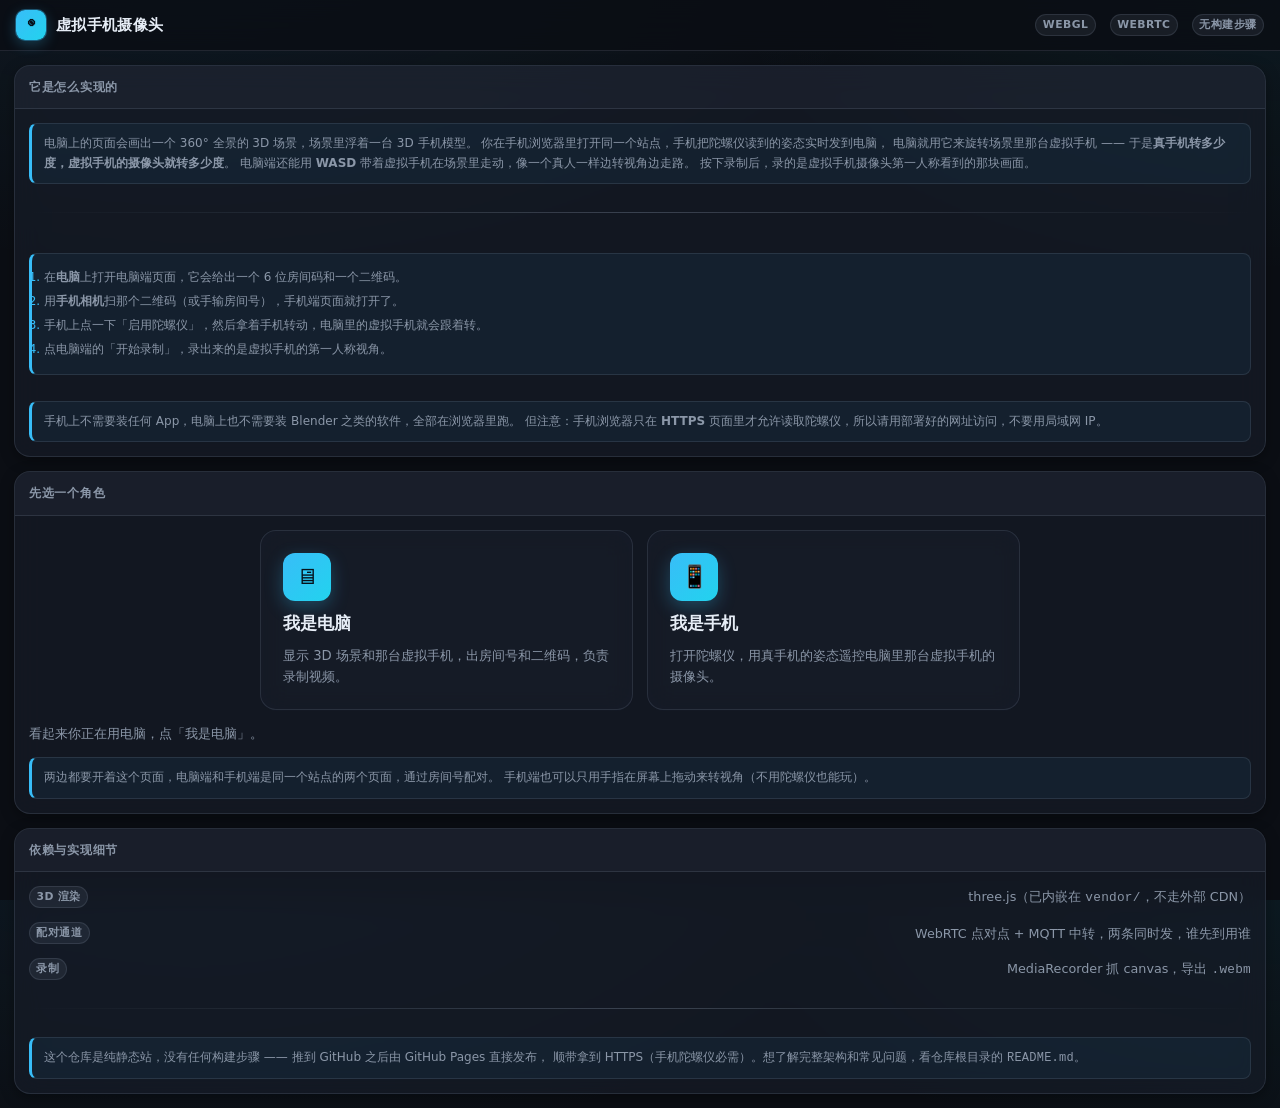
<file: index.html>
<!DOCTYPE html>
<html lang="zh-CN">
<head>
<meta charset="utf-8" />
<meta name="viewport" content="width=device-width, initial-scale=1, viewport-fit=cover" />
<title>虚拟手机摄像头 · 用真手机遥控 3D 场景里的手机拍视频</title>
<link rel="icon" href="data:image/svg+xml,%3Csvg xmlns='http://www.w3.org/2000/svg' viewBox='0 0 32 32'%3E%3Ccircle cx='16' cy='16' r='11' fill='%2338bdf8'/%3E%3Ccircle cx='16' cy='16' r='4' fill='%230b0e14'/%3E%3C/svg%3E" />
<meta name="description" content="电脑上跑一个 3D 全景场景，场景里有一台虚拟手机；用真手机的陀螺仪遥控这台虚拟手机的摄像头方向，并从它的第一人称视角录制视频。" />
<link rel="stylesheet" href="./assets/css/style.css" />
</head>
<body>
<div class="app">
  <header class="topbar">
    <div class="brand">
      <span class="brand-logo">◉</span>
      <b>虚拟手机摄像头</b>
    </div>
    <div class="spacer"></div>
    <span class="badge">WebGL</span>
    <span class="badge">WebRTC</span>
    <span class="badge">无构建步骤</span>
  </header>

  <main class="main">
    <section class="panel">
      <div class="panel__title">它是怎么实现的</div>
      <div class="panel__body">
        <div class="help">
          电脑上的页面会画出一个 360° 全景的 3D 场景，场景里浮着一台 3D 手机模型。
          你在手机浏览器里打开同一个站点，手机把陀螺仪读到的姿态实时发到电脑，
          电脑就用它来旋转场景里那台虚拟手机 ——
          于是<b>真手机转多少度，虚拟手机的摄像头就转多少度</b>。
          电脑端还能用 <b>WASD</b> 带着虚拟手机在场景里走动，像一个真人一样边转视角边走路。
          按下录制后，录的是虚拟手机摄像头第一人称看到的那块画面。
        </div>
        <div class="divider"></div>
        <ol class="help">
          <li>在<b>电脑</b>上打开电脑端页面，它会给出一个 6 位房间码和一个二维码。</li>
          <li>用<b>手机相机</b>扫那个二维码（或手输房间号），手机端页面就打开了。</li>
          <li>手机上点一下「启用陀螺仪」，然后拿着手机转动，电脑里的虚拟手机就会跟着转。</li>
          <li>点电脑端的「开始录制」，录出来的是虚拟手机的第一人称视角。</li>
        </ol>
        <div class="help">
          手机上不需要装任何 App，电脑上也不需要装 Blender 之类的软件，全部在浏览器里跑。
          但注意：手机浏览器只在 <b>HTTPS</b> 页面里才允许读取陀螺仪，所以请用部署好的网址访问，不要用局域网 IP。
        </div>
      </div>
    </section>

    <section class="panel">
      <div class="panel__title">先选一个角色</div>
      <div class="panel__body">
        <div class="role-grid">
          <a class="role-card" href="./pc.html">
            <span class="role-card__icon">🖥</span>
            <span class="role-card__title">我是电脑</span>
            <span class="role-card__desc">显示 3D 场景和那台虚拟手机，出房间号和二维码，负责录制视频。</span>
          </a>
          <a class="role-card" href="./phone.html">
            <span class="role-card__icon">📱</span>
            <span class="role-card__title">我是手机</span>
            <span class="role-card__desc">打开陀螺仪，用真手机的姿态遥控电脑里那台虚拟手机的摄像头。</span>
          </a>
        </div>
        <p class="muted" id="hint">正在判断这是电脑还是手机…</p>
        <div class="help">
          两边都要开着这个页面，电脑端和手机端是同一个站点的两个页面，通过房间号配对。
          手机端也可以只用手指在屏幕上拖动来转视角（不用陀螺仪也能玩）。
        </div>
      </div>
    </section>

    <section class="panel">
      <div class="panel__title">依赖与实现细节</div>
      <div class="panel__body">
        <div class="stack">
          <div class="row">
            <span class="badge">3D 渲染</span>
            <span class="muted">three.js（已内嵌在 <span class="mono">vendor/</span>，不走外部 CDN）</span>
          </div>
          <div class="row">
            <span class="badge">配对通道</span>
            <span class="muted">WebRTC 点对点 + MQTT 中转，两条同时发，谁先到用谁</span>
          </div>
          <div class="row">
            <span class="badge">录制</span>
            <span class="muted">MediaRecorder 抓 canvas，导出 <span class="mono">.webm</span></span>
          </div>
        </div>
        <div class="divider"></div>
        <div class="help">
          这个仓库是纯静态站，没有任何构建步骤 —— 推到 GitHub 之后由 GitHub Pages 直接发布，
          顺带拿到 HTTPS（手机陀螺仪必需）。想了解完整架构和常见问题，看仓库根目录的
          <span class="mono">README.md</span>。
        </div>
      </div>
    </section>
  </main>
</div>

<script type="module">
  // 只做一件事：给用户一个"你大概该用哪个页面"的提示。
  const hint = document.getElementById('hint');
  const isPhone = /Android|iPhone|iPad|iPod|Mobile/i.test(navigator.userAgent);
  hint.textContent = isPhone
    ? '看起来你正在用手机，点「我是手机」。'
    : '看起来你正在用电脑，点「我是电脑」。';
  if (!window.isSecureContext) {
    const warn = document.createElement('div');
    warn.className = 'help';
    warn.innerHTML =
      '当前页面不是 HTTPS（<span class="mono">' + location.protocol + '//</span>），' +
      '手机浏览器会拒绝提供陀螺仪数据。做真实联调请用部署到 GitHub Pages 的网址。';
    hint.insertAdjacentElement('afterend', warn);
  }
</script>
</body>
</html>
</file>
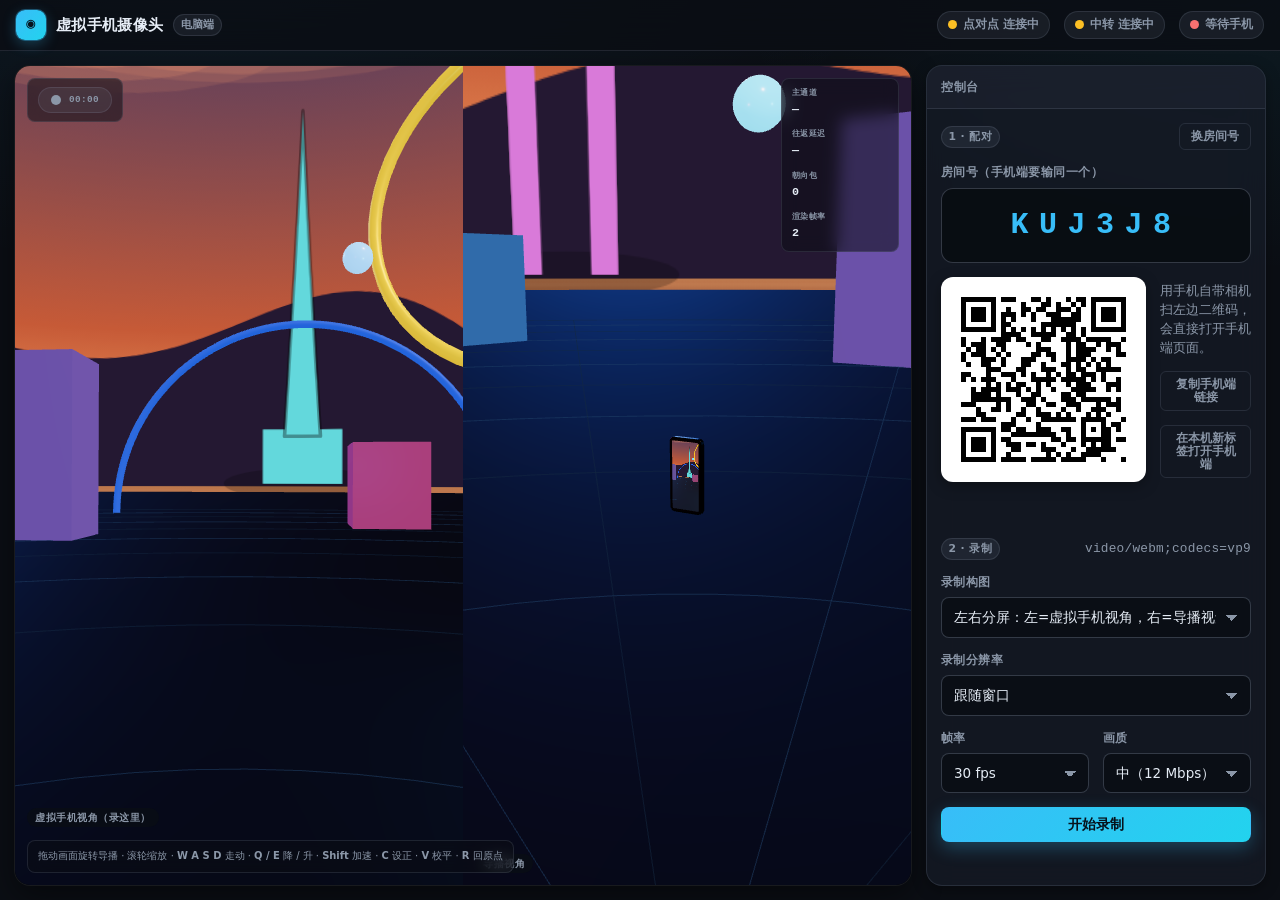
<file: pc.html>
<!DOCTYPE html>
<html lang="zh-CN">
<head>
<meta charset="utf-8" />
<meta name="viewport" content="width=device-width, initial-scale=1, viewport-fit=cover" />
<title>电脑端 · 虚拟手机摄像头</title>
<link rel="icon" href="data:image/svg+xml,%3Csvg xmlns='http://www.w3.org/2000/svg' viewBox='0 0 32 32'%3E%3Ccircle cx='16' cy='16' r='11' fill='%2338bdf8'/%3E%3Ccircle cx='16' cy='16' r='4' fill='%230b0e14'/%3E%3C/svg%3E" />
<link rel="stylesheet" href="./assets/css/style.css" />
<script src="./vendor/peerjs.min.js"></script>
<script src="./vendor/mqtt.min.js"></script>
<script src="./vendor/qrcode.min.js"></script>
<script type="importmap">
{ "imports": { "three": "./vendor/three.module.js" } }
</script>
</head>
<body>
<div class="app app--pc">
  <header class="topbar">
    <div class="brand">
      <span class="brand-logo">◉</span>
      <b>虚拟手机摄像头</b>
      <span class="badge">电脑端</span>
    </div>
    <div class="spacer"></div>
    <span class="pill" id="pill-webrtc"><span class="dot dot--warn"></span><span class="pill__text">点对点 待机</span></span>
    <span class="pill" id="pill-mqtt"><span class="dot dot--warn"></span><span class="pill__text">中转 待机</span></span>
    <span class="pill" id="pill-data"><span class="dot dot--bad"></span><span class="pill__text">等待手机</span></span>
  </header>

  <main class="main">
    <section class="viewport" id="viewport">
      <div id="stage" style="position:absolute;inset:0;display:flex;align-items:center;justify-content:center;">
        <canvas id="gl" class="viewport__canvas"></canvas>
      </div>

      <div class="overlay overlay--tl">
        <div class="rec" id="rec-badge">
          <span class="rec__dot"></span>
          <span class="rec__time" id="rec-time">00:00</span>
        </div>
      </div>

      <div class="overlay overlay--tr">
        <div class="grid-stats">
          <div class="stat"><span class="stat__k">主通道</span><span class="stat__v" id="s-chan">—</span></div>
          <div class="stat"><span class="stat__k">往返延迟</span><span class="stat__v" id="s-rtt">—</span></div>
          <div class="stat"><span class="stat__k">朝向包</span><span class="stat__v" id="s-pkts">0</span></div>
          <div class="stat"><span class="stat__k">渲染帧率</span><span class="stat__v" id="s-fps">—</span></div>
        </div>
      </div>

      <div class="overlay overlay--bl">
        <span class="muted">拖动画面旋转导播 · 滚轮缩放 · <b>W A S D</b> 走动 · <b>Q / E</b> 降 / 升 · <b>Shift</b> 加速 · <b>C</b> 设正 · <b>V</b> 校平 · <b>R</b> 回原点</span>
      </div>

      <div id="labels"></div>
    </section>

    <aside class="panel">
      <div class="panel__title">控制台</div>
      <div class="panel__body">

        <div class="row">
          <span class="badge">1 · 配对</span>
          <button class="btn btn--ghost btn--sm" id="btn-new-room">换房间号</button>
        </div>

        <div class="field">
          <label class="field__label" for="room-display">房间号（手机端要输同一个）</label>
          <input class="input code-input" id="room-display" readonly />
        </div>

        <div class="row">
          <div class="qr" id="qr" style="flex:0 0 auto;"></div>
          <div class="stack" style="flex:1 1 0;min-width:0;">
            <p class="muted" style="margin:0;">用手机自带相机扫左边二维码，会直接打开手机端页面。</p>
            <button class="btn btn--ghost btn--sm btn--block" id="btn-copy-link">复制手机端链接</button>
            <button class="btn btn--ghost btn--sm btn--block" id="btn-open-phone">在本机新标签打开手机端</button>
          </div>
        </div>

        <div class="divider"></div>

        <div class="row">
          <span class="badge">2 · 录制</span>
          <span class="muted mono" id="hint-mime">—</span>
        </div>

        <div class="field">
          <label class="field__label" for="sel-layout">录制构图</label>
          <select class="select" id="sel-layout">
            <option value="split">左右分屏：左=虚拟手机视角，右=导播视角</option>
            <option value="phone">只录虚拟手机第一人称视角</option>
            <option value="operator">只录导播视角</option>
          </select>
        </div>

        <div class="field">
          <label class="field__label" for="sel-res">录制分辨率</label>
          <select class="select" id="sel-res">
            <option value="auto">跟随窗口</option>
            <option value="1280x720">横屏 1280 × 720</option>
            <option value="1920x1080">横屏 1920 × 1080</option>
            <option value="720x1280">竖屏 720 × 1280</option>
            <option value="1080x1920">竖屏 1080 × 1920</option>
          </select>
        </div>

        <div class="row">
          <div class="field" style="flex:1 1 0;">
            <label class="field__label" for="sel-fps">帧率</label>
            <select class="select" id="sel-fps">
              <option value="30">30 fps</option>
              <option value="60">60 fps</option>
            </select>
          </div>
          <div class="field" style="flex:1 1 0;">
            <label class="field__label" for="sel-quality">画质</label>
            <select class="select" id="sel-quality">
              <option value="20000000">高（20 Mbps）</option>
              <option value="12000000" selected>中（12 Mbps）</option>
              <option value="6000000">低（6 Mbps）</option>
            </select>
          </div>
        </div>

        <div class="stack">
          <button class="btn btn--primary btn--block" id="btn-rec">开始录制</button>
          <button class="btn btn--danger btn--block hidden" id="btn-stop">停止并保存</button>
        </div>

        <div class="panel hidden" id="result-panel" style="background:rgba(6,9,14,0.5);">
          <div class="panel__title">上一段录制</div>
          <div class="panel__body" style="gap:10px;">
            <video id="result-video" controls playsinline style="width:100%;border-radius:8px;background:#000;"></video>
            <div class="row">
              <span class="muted mono" id="result-meta">—</span>
              <button class="btn btn--ghost btn--sm" id="btn-again">再存一次</button>
            </div>
          </div>
        </div>

        <div class="divider"></div>

        <div class="row">
          <span class="badge">3 · 姿态与设正</span>
          <span class="muted mono" id="screen-mode">屏幕 —</span>
        </div>

        <div class="grid-stats">
          <div class="stat"><span class="stat__k">左右</span><span class="stat__v" id="s-yaw">0°</span></div>
          <div class="stat"><span class="stat__k">俯仰</span><span class="stat__v" id="s-pitch">0°</span></div>
          <div class="stat"><span class="stat__k">翻滚</span><span class="stat__v" id="s-roll">0°</span></div>
          <div class="stat"><span class="stat__k">灵敏度</span><span class="stat__v">1:1</span></div>
        </div>

        <div class="row">
          <button class="btn btn--primary btn--sm" id="btn-recal" style="flex:1 1 0;">设正（C）</button>
          <button class="btn btn--ghost btn--sm" id="btn-level" style="flex:1 1 0;">校平（V）</button>
        </div>

        <label class="switch">
          <input type="checkbox" id="sw-level" checked />
          <span class="switch__track"></span>
          <span>自动校平（地平线始终保持水平）</span>
        </label>

        <div class="help">
          <b>设正</b>：把手机现在对准的方向记成“正前方”，三个读数全部归零。<br>
          <b>校平</b>：只把地平线转正，看的方向和俯仰不变，画面不跳。<br>
          灵敏度固定 <b>1:1</b> —— 手机转多少度，虚拟手机就转多少度，不做任何放大。
        </div>

        <div class="field">
          <label class="field__label" for="rng-smooth">平滑（只影响跟手速度，不改角度） <span class="mono" id="val-smooth">40 ms</span></label>
          <input class="range" id="rng-smooth" type="range" min="0" max="220" step="5" value="40" />
        </div>

        <div class="field">
          <label class="field__label" for="rng-fov">虚拟手机镜头视场角 <span class="mono" id="val-fov">66°</span></label>
          <input class="range" id="rng-fov" type="range" min="35" max="100" step="1" value="66" />
        </div>

        <div class="divider"></div>

        <div class="row"><span class="badge">4 · 走动</span></div>

        <div class="help keyhint">
          <span class="keycap">W</span><span class="keycap">A</span><span class="keycap">S</span><span class="keycap">D</span>
          <span>前后左右走</span>
          <span class="keycap">Q</span><span>下降</span>
          <span class="keycap">E</span><span>上升</span>
          <span class="keycap">Shift</span><span>加速</span>
          <span class="keycap">R</span><span>回原点</span>
        </div>
        <div class="help">
          虚拟手机就是一个“人”：往哪看就往哪走，抬头看天也能照常前进。
          Q / E 沿竖直方向下降 / 上升，松开后悬停，不设高度上下限。
          走位会直接出现在录制画面里。
        </div>

        <div class="row">
          <span class="muted mono" id="walk-pos">X 0.0 · Y 1.6 · Z 0.0</span>
          <button class="btn btn--ghost btn--sm" id="btn-reset-pos">回到原点</button>
        </div>

        <div class="divider"></div>

        <div class="row"><span class="badge">5 · 场景</span></div>

        <div class="field">
          <label class="field__label" for="sel-theme">全景主题</label>
          <select class="select" id="sel-theme">
            <option value="dusk" selected>黄昏</option>
            <option value="day">白天</option>
            <option value="night">夜晚</option>
            <option value="space">深空</option>
          </select>
        </div>

        <label class="switch">
          <input type="checkbox" id="sw-phone" checked />
          <span class="switch__track"></span>
          <span>在导播视角里显示虚拟手机</span>
        </label>

        <label class="switch">
          <input type="checkbox" id="sw-auto" checked />
          <span class="switch__track"></span>
          <span>导播视角自动环绕</span>
        </label>

        <div class="divider"></div>

        <div class="row"><span class="badge">6 · 导入自己的场景</span></div>
        <div class="help">
          也可以直接把文件<b>拖进左边的画面里</b>。
        </div>

        <div class="field">
          <label class="field__label" for="file-pano">全景图（2:1 等距柱状投影）</label>
          <input class="input" type="file" id="file-pano" accept="image/*" />
        </div>

        <div class="field">
          <label class="field__label" for="file-model">3D 模型（.glb）</label>
          <input class="input" type="file" id="file-model" accept=".glb" />
        </div>

        <div class="field">
          <label class="field__label" for="sel-model-mode">模型摆放方式</label>
          <select class="select" id="sel-model-mode">
            <option value="surround">把镜头放进模型里（房间 / 大场景）</option>
            <option value="prop">当摆件放在正前方（单个物体）</option>
          </select>
        </div>

        <button class="btn btn--ghost btn--block" id="btn-clear-model">移除导入的模型</button>

        <div class="help">
          <b>Blender 怎么导出模型</b>：文件 → 导出 → glTF 2.0（.glb），
          格式选 <b>glb</b>，<b>不要</b>勾选 Draco 压缩，贴图会自动打包进去。<br>
          <b>全景图从哪来</b>：手机的全景相机、Insta360 导出的照片，
          或者任何宽高比为 <b>2:1</b> 的等距柱状投影图都行。
        </div>

        <div class="divider"></div>

        <div class="row"><span class="badge">7 · 演示模式</span></div>
        <div class="help">
          手边没有手机、或者想先看看效果？开演示模式，电脑会用一条预设轨迹自动转动虚拟手机。
          演示数据和真手机走的是完全一样的那条链路。
        </div>
        <button class="btn btn--ghost btn--block" id="btn-demo">开始演示</button>

        <div class="divider"></div>

        <div class="row">
          <span class="badge">日志</span>
          <button class="btn btn--ghost btn--sm" id="btn-fullscreen">全屏</button>
        </div>
        <div class="log" id="log"></div>

      </div>
    </aside>
  </main>
</div>

<div class="toast" id="toast"></div>

<script type="module">
import { VirtualPhoneStudio } from './src/scene.js';
import { DualTransport } from './src/transport.js';
import { OrientationSmoother, screenOrientationLabel } from './src/orientation.js';
import { CanvasRecorder, recorderSupport } from './src/recorder.js';
import { renderQr } from './src/qr.js';
import { MSG, randomRoom, normalizeRoom, isValidRoom, isFiniteQuaternion } from './src/protocol.js';
import {
  $, createLogger, createToast, setPill, copyText, downloadBlob,
  fmtClock, fmtBytes, timestampName, toggleFullscreen,
} from './src/ui.js';
import * as THREE from 'three';

const log = createLogger($('#log'));
const toast = createToast($('#toast'));

// ---- 房间号 -------------------------------------------------------------

const params = new URLSearchParams(location.search);
let room = normalizeRoom(params.get('room'));
if (!isValidRoom(room)) {
  room = randomRoom();
  params.set('room', room);
  history.replaceState(null, '', `${location.pathname}?${params}`);
}

function phoneUrl(r = room) {
  const url = new URL('./phone.html', location.href);
  url.searchParams.set('room', r);
  url.search = url.searchParams.toString();
  return url.toString();
}

function setupRoom(r) {
  room = r;
  $('#room-display').value = r;
  renderQr($('#qr'), phoneUrl(r));
}
setupRoom(room);

// ---- 3D 场景 ------------------------------------------------------------

const studio = new VirtualPhoneStudio({ canvas: $('#gl'), container: $('#stage') });
studio.setLayout($('#sel-layout').value);
studio.setFov(Number($('#rng-fov').value));

let panoramaTheme = $('#sel-theme').value;
async function applyTheme(theme) {
  await studio.setPanorama(theme);
  log.ok(`全景已切换：${theme}`);
}
applyTheme(panoramaTheme).catch((err) => log.err(`全景加载失败：${err.message}`));

// ---- 传输 / 朝向 ---------------------------------------------------------

let transport = null;
const smoother = new OrientationSmoother({ tau: 0.04, rollLock: true });
const incoming = new THREE.Quaternion();
const posScratch = new THREE.Vector3();
let lastOrientationAt = -1e9;
let lastScreenAngle = null;
let demoRunning = false;
let demoHandler = 0;

function controlQuaternion(value) {
  return isFiniteQuaternion(value) ? new THREE.Quaternion().fromArray(value) : null;
}

// 校准后立刻把画面钉到结果上，不等下一帧平滑。
function applyCalibration() {
  studio.setOrientation(smoother.current);
  studio.snapOrientation();
}

const CHANNEL_LABEL = { webrtc: 'WebRTC', mqtt: 'MQTT', demo: '演示' };
const STATE_LABEL = { idle: '待机', connecting: '连接中', open: '已连', failed: '不可用' };

function pillState(state) {
  if (state === 'open') return 'ok';
  if (state === 'failed') return 'bad';
  return 'warn';
}

const lastDetail = { webrtc: '', mqtt: '' };

function paintStatus(snap) {
  setPill($('#pill-webrtc'), pillState(snap.webrtc.state), `点对点 ${STATE_LABEL[snap.webrtc.state] || snap.webrtc.state}`);
  setPill($('#pill-mqtt'), pillState(snap.mqtt.state), `中转 ${STATE_LABEL[snap.mqtt.state] || snap.mqtt.state}`);

  // 胶囊位置只放得下状态词，具体原因（比如"房间码被占用"）写进日志，
  // 否则连不上时用户完全看不出是被别人占了房间。
  const names = { webrtc: '点对点', mqtt: '中转' };
  for (const key of ['webrtc', 'mqtt']) {
    const detail = snap[key].detail;
    if (!detail || detail === lastDetail[key]) continue;
    lastDetail[key] = detail;
    log.info(`${names[key]}：${detail}`);
  }
}

let badPacketWarned = false;

function onMessage(msg) {
  if (msg.t === MSG.ORIENT) {
    // 四元数必须是 4 个有限数。放 NaN 进去会污染平滑器和相机矩阵，
    // 画面会永久变黑，而且后面再收到合法数据也救不回来。
    if (!isFiniteQuaternion(msg.q)) {
      if (!badPacketWarned) {
        badPacketWarned = true;
        log.warn('收到格式非法的姿态数据，已丢弃（画面不受影响）');
      }
      return;
    }
    incoming.fromArray(msg.q);
    // 公共 MQTT 上任何人都能往房间主题里发包；非单位四元数会把相机矩阵缩放坏
    if (incoming.lengthSq() < 1e-6) {
      if (!badPacketWarned) {
        badPacketWarned = true;
        log.warn('收到退化的姿态数据，已丢弃（画面不受影响）');
      }
      return;
    }
    incoming.normalize();
    smoother.push(incoming);
    lastOrientationAt = performance.now();
    if (Number.isFinite(msg.sa) && msg.sa !== lastScreenAngle) {
      lastScreenAngle = msg.sa;
      $('#screen-mode').textContent = `屏幕 ${screenOrientationLabel(msg.sa)}`;
      log.info(`手机屏幕方向：${screenOrientationLabel(msg.sa)}`);
    }
    if (msg.from === 'phone' && demoRunning) stopDemo('真手机已接入，演示模式自动关闭');
    return;
  }
  if (msg.t === MSG.CTRL) {
    // 手机端只请求校准，真正的执行都在电脑端；q 是手机按下按钮那一刻的准确姿态。
    if (msg.recenter === true) {
      smoother.calibrate(controlQuaternion(msg.q));
      applyCalibration();
      log.info('手机端请求设正');
      toast('手机端已设正');
    }
    if (msg.level === true) {
      smoother.level(controlQuaternion(msg.q));
      applyCalibration();
      log.info('手机端请求校平');
      toast('手机端已校平');
    }
    return;
  }
  if (msg.t === MSG.HELLO) {
    log.ok(`手机端已接入房间 ${room}`);
    toast('手机已连接，转动手机试试');
    // 不在这里重置校准：WebRTC 掉线重连也会重发 HELLO，
    // 一重置画面就会莫名其妙跳一下。新手机会话由手机端首帧主动请求设正。
    lastScreenAngle = null;
    transport?.send(MSG.CTRL, { rollLock: smoother.rollLock });
  }
}

function startTransport(r) {
  if (transport) transport.close();
  transport = new DualTransport({ room: r, role: 'pc', log: () => {} });
  transport.onMessage(onMessage);
  transport.onStatus(paintStatus);
  transport.start();
  log.info(`开始监听房间 ${r}（WebRTC + MQTT 双通道）`);
}

startTransport(room);

let fpsFrames = 0;
let fpsAt = performance.now();

studio.onFrame = (dt) => {
  fpsFrames++;
  const fresh = performance.now() - lastOrientationAt < 1200;
  if (fresh) studio.setOrientation(smoother.update(dt));
  else studio.setIdle(true);
};

// ---- 演示模式 -----------------------------------------------------------

const demoEuler = new THREE.Euler();
const demoQuat = new THREE.Quaternion();

function demoOrientation(t) {
  demoEuler.set(
    Math.sin(t * 0.21 + 1.1) * 0.40,
    Math.sin(t * 0.33) * 1.65,
    Math.sin(t * 0.13) * 0.20,
    'YXZ',
  );
  return demoQuat.setFromEuler(demoEuler);
}

function startDemo() {
  if (demoRunning) return;
  demoRunning = true;
  smoother.calibrated = false;
  lastOrientationAt = -1e9;
  const t0 = performance.now();
  demoHandler = setInterval(() => {
    const q = demoOrientation((performance.now() - t0) / 1000);
    transport.inject(MSG.ORIENT, { q: q.toArray() });
  }, 1000 / 60);
  $('#btn-demo').textContent = '停止演示';
  $('#btn-demo').classList.replace('btn--ghost', 'btn--danger');
  log.ok('演示模式开启');
}

function stopDemo(reason) {
  if (!demoRunning) return;
  demoRunning = false;
  clearInterval(demoHandler);
  demoHandler = 0;
  $('#btn-demo').textContent = '开始演示';
  $('#btn-demo').classList.replace('btn--danger', 'btn--ghost');
  if (reason) {
    log.warn(reason);
    toast(reason, 'err');
  }
}

// ---- 录制 ---------------------------------------------------------------

const support = recorderSupport();
$('#hint-mime').textContent = support.ok ? support.mimeType.slice(0, 24) : '不支持录制';
if (!support.ok) {
  $('#btn-rec').disabled = true;
  $('#btn-rec').textContent = '此浏览器不支持录制';
  log.err('这个浏览器不支持 canvas.captureStream()，请换电脑上的 Chrome 或 Edge');
}

let resultUrl = '';

const recorder = new CanvasRecorder($('#gl'), {
  onStateChange: ({ state, error }) => {
    const live = state === 'recording';
    $('#rec-badge').classList.toggle('rec--live', live);
    $('#btn-rec').classList.toggle('hidden', live);
    $('#btn-stop').classList.toggle('hidden', !live);
    if (state === 'error') {
      log.err(`录制出错：${error?.message || error}`);
      toast('录制出错，请看右侧日志', 'err');
    }
  },
  onDone: ({ blob, duration, mimeType }) => {
    const ext = mimeType.includes('mp4') ? 'mp4' : 'webm';
    const name = timestampName('虚拟手机录制', ext);
    downloadBlob(blob, name);
    if (resultUrl) URL.revokeObjectURL(resultUrl);
    resultUrl = URL.createObjectURL(blob);
    const video = $('#result-video');
    video.src = resultUrl;
    $('#result-meta').textContent = `${fmtClock(duration)} · ${fmtBytes(blob.size)} · .${ext}`;
    $('#result-panel').classList.remove('hidden');
    $('#result-panel').dataset.filename = name;
    log.ok(`已保存 ${name}（${fmtClock(duration)}，${fmtBytes(blob.size)}）`);
    toast('录制完成，视频已开始下载');
  },
});

function startRecording() {
  try {
    recorder.start({
      fps: Number($('#sel-fps').value),
      bitsPerSecond: Number($('#sel-quality').value),
    });
    log.ok('开始录制虚拟手机画面');
  } catch (err) {
    log.err(err.message);
    toast(err.message, 'err');
  }
}

// ---- 控件 ---------------------------------------------------------------

$('#sel-layout').addEventListener('change', (e) => {
  studio.setLayout(e.target.value);
  updateViewLabels();
  if (e.target.value === 'split') toast('分屏模式下，录出来的视频会包含左右两半');
});

$('#sel-res').addEventListener('change', (e) => {
  const value = e.target.value;
  if (value === 'auto') {
    studio.setRenderSize('auto');
    return;
  }
  const [w, h] = value.split('x').map(Number);
  studio.setRenderSize({ w, h });
  log.info(`渲染分辨率固定为 ${w}×${h}，录制出来的视频就是这个尺寸`);
});

$('#rng-smooth').addEventListener('input', (e) => {
  const ms = Number(e.target.value);
  smoother.tau = ms === 0 ? 0 : ms / 1000;
  $('#val-smooth').textContent = ms === 0 ? '关闭' : `${ms} ms`;
});

$('#rng-fov').addEventListener('input', (e) => {
  const fov = Number(e.target.value);
  studio.setFov(fov);
  $('#val-fov').textContent = `${fov}°`;
});

function doRecalibrate(from = '按钮') {
  smoother.calibrate();
  applyCalibration();
  // 把电脑端实际用的那个四元数发给手机，两边零点完全一致
  transport?.send(MSG.CTRL, { recenter: true, q: smoother.calibratedAt.toArray() });
  log.info(`${from}设正：手机当前朝向 = 正前方，读数归零`);
  toast('已设正，三个读数归零');
}

function doLevel(from = '按钮') {
  smoother.level();
  applyCalibration();
  transport?.send(MSG.CTRL, { level: true, q: smoother.calibratedAt.toArray() });
  log.info(`${from}校平：地平线转正，朝向和俯仰保持不变`);
  toast('已校平，地平线水平');
}

$('#btn-recal').addEventListener('click', () => doRecalibrate());
$('#btn-level').addEventListener('click', () => doLevel());

$('#sw-level').addEventListener('change', (e) => {
  smoother.rollLock = e.target.checked;
  if (smoother.rollLock) smoother.level();
  applyCalibration();
  transport?.send(MSG.CTRL, { rollLock: smoother.rollLock });
  log.info(smoother.rollLock
    ? '自动校平已开启：地平线始终水平'
    : '自动校平已关闭：手机怎么翻滚，虚拟手机就怎么翻滚');
});

$('#btn-reset-pos').addEventListener('click', () => {
  studio.resetPosition();
  log.info('虚拟手机已回到场景原点');
});

$('#sel-theme').addEventListener('change', (e) => {
  panoramaTheme = e.target.value;
  applyTheme(panoramaTheme).catch((err) => log.err(`全景加载失败：${err.message}`));
});

// ---- 导入自己的场景 -----------------------------------------------------

async function importFile(file) {
  if (!file) return;
  const name = (file.name || '').toLowerCase();

  if (name.endsWith('.glb')) {
    log.info(`正在解析 ${file.name}（${fmtBytes(file.size)}）…`);
    toast('正在加载模型…');
    try {
      const info = await studio.loadModelFromFile(file, { mode: $('#sel-model-mode').value });
      log.ok(`模型已载入：${info.meshes} 个网格 / ${info.triangles} 个三角面 / ` +
        `原始尺寸 ${info.rawSize} / 缩放 ${info.scale.toFixed(3)} 倍`);
      toast('模型加载完成');
    } catch (err) {
      log.err(`模型加载失败：${err.message}`);
      toast(`模型加载失败：${err.message}`, 'err');
    }
    return;
  }

  if (file.type && file.type.startsWith('image/')) {
    try {
      const info = await studio.loadPanoramaImage(file);
      log.ok(`全景图已替换：${info.width}×${info.height}（宽高比 ${info.ratio.toFixed(2)}:1）`);
      if (Math.abs(info.ratio - 2) > 0.06) {
        log.warn('这张图宽高比不是 2:1，贴到球面上会变形；建议用等距柱状投影的全景图');
        toast('这张不是 2:1 全景图，画面会变形', 'err');
      } else {
        toast('全景图已替换');
      }
    } catch (err) {
      log.err(`全景图加载失败：${err.message}`);
      toast('这个图片读不出来', 'err');
    }
    return;
  }

  toast('只支持 .glb 模型或图片（全景图）', 'err');
}

function bindFileInput(id) {
  $(id).addEventListener('change', (e) => {
    const file = e.target.files?.[0];
    e.target.value = '';
    importFile(file);
  });
}
bindFileInput('#file-model');
bindFileInput('#file-pano');

$('#btn-clear-model').addEventListener('click', () => {
  if (!studio.importedModel) {
    toast('现在没有导入的模型');
    return;
  }
  studio.clearImportedModel();
  log.info('已移除导入的模型，恢复程序化场景');
  toast('已移除模型');
});

// 直接拖进 3D 画面也能导入
const viewportEl = $('#viewport');
['dragenter', 'dragover'].forEach((type) => {
  viewportEl.addEventListener(type, (e) => { e.preventDefault(); });
});
viewportEl.addEventListener('drop', (e) => {
  e.preventDefault();
  const file = e.dataTransfer?.files?.[0];
  if (file) importFile(file);
});

$('#sw-phone').addEventListener('change', (e) => studio.setShowPhone(e.target.checked));
$('#sw-auto').addEventListener('change', (e) => studio.setAutoRotate(e.target.checked));

$('#btn-rec').addEventListener('click', startRecording);
$('#btn-stop').addEventListener('click', () => recorder.stop());
$('#btn-demo').addEventListener('click', () => (demoRunning ? stopDemo('演示已停止') : startDemo()));
$('#btn-fullscreen').addEventListener('click', () => toggleFullscreen(document.documentElement));

$('#btn-copy-link').addEventListener('click', async () => {
  const ok = await copyText(phoneUrl());
  toast(ok ? '手机端链接已复制' : '复制失败，请手动抄写下面的房间号', ok ? 'ok' : 'err');
});

$('#btn-open-phone').addEventListener('click', () => window.open(phoneUrl(), '_blank'));

$('#btn-new-room').addEventListener('click', () => {
  const next = randomRoom();
  params.set('room', next);
  history.replaceState(null, '', `${location.pathname}?${params}`);
  setupRoom(next);
  startTransport(next);
  smoother.calibrated = false;
  lastOrientationAt = -1e9;
  log.warn(`已换到新房间 ${next}，手机端需要重新扫码`);
  toast(`新房间号 ${next}`);
});

$('#btn-again').addEventListener('click', () => {
  const blob = recorder.lastBlob;
  if (!blob) return;
  downloadBlob(blob, $('#result-panel').dataset.filename || timestampName('虚拟手机录制', 'webm'));
});

// 空格键开始 / 停止录制（焦点在表单控件或按钮上时不抢键）
window.addEventListener('keydown', (e) => {
  if (e.code !== 'Space') return;
  // 不挡系统按键重复，否则按住空格会反复开始/停止录制
  if (e.repeat) return;
  const tag = e.target instanceof Element ? e.target.tagName : '';
  if (tag === 'INPUT' || tag === 'SELECT' || tag === 'BUTTON' || tag === 'TEXTAREA') return;
  e.preventDefault();
  recorder.recording ? recorder.stop() : startRecording();
});

// ---- 键盘走动 -----------------------------------------------------------

const heldKeys = new Set();

function isTextTarget(el) {
  if (!(el instanceof Element)) return false;
  if (el.isContentEditable) return true;
  if (el.tagName === 'TEXTAREA' || el.tagName === 'SELECT') return true;
  if (el.tagName === 'INPUT') {
    // 滑杆、开关、文件框不影响按 W；只有真正要打字的输入框才让路
    return !['range', 'checkbox', 'radio', 'button', 'file', 'submit'].includes(el.type);
  }
  return false;
}

function syncMoveInput() {
  studio.setMoveInput({
    forward: (heldKeys.has('KeyW') ? 1 : 0) - (heldKeys.has('KeyS') ? 1 : 0),
    right: (heldKeys.has('KeyD') ? 1 : 0) - (heldKeys.has('KeyA') ? 1 : 0),
    up: (heldKeys.has('KeyE') ? 1 : 0) - (heldKeys.has('KeyQ') ? 1 : 0),
    run: heldKeys.has('ShiftLeft') || heldKeys.has('ShiftRight'),
  });
}

window.addEventListener('keydown', (e) => {
  if (e.ctrlKey || e.metaKey || e.altKey) return;
  if (isTextTarget(e.target)) return;

  if (['KeyW', 'KeyA', 'KeyS', 'KeyD', 'KeyQ', 'KeyE'].includes(e.code)) {
    heldKeys.add(e.code);
    syncMoveInput();
    e.preventDefault();
    return;
  }
  if (e.code === 'ShiftLeft' || e.code === 'ShiftRight') {
    heldKeys.add(e.code);
    syncMoveInput();
    return;
  }
  if (e.repeat) return;
  if (e.code === 'KeyR') {
    studio.resetPosition();
    toast('已回到原点');
    return;
  }
  if (e.code === 'KeyC') {
    doRecalibrate('键盘');
    return;
  }
  if (e.code === 'KeyV') {
    doLevel('键盘');
  }
});

window.addEventListener('keyup', (e) => {
  if (heldKeys.delete(e.code)) syncMoveInput();
});

window.addEventListener('blur', () => {
  heldKeys.clear();
  syncMoveInput();
});

// 切换标签页或开始输入时释放移动键，避免错过 keyup 后持续升降。
document.addEventListener('visibilitychange', () => {
  if (!document.hidden) return;
  heldKeys.clear();
  syncMoveInput();
});
window.addEventListener('focusin', (e) => {
  if (!isTextTarget(e.target)) return;
  heldKeys.clear();
  syncMoveInput();
});

// ---- 视口标签与实时读数 --------------------------------------------------

const labelLayer = $('#labels');

// 只建一次 DOM，之后每次只改位置和文案，避免每 400ms 重建节点。
function makeLabel() {
  const el = document.createElement('div');
  el.className = 'pip__label';
  labelLayer.appendChild(el);
  return el;
}
const phoneLabel = makeLabel();
const operatorLabel = makeLabel();

function updateViewLabels() {
  const view = studio.getViewRects();
  const { scale, size } = view;
  const place = (el, rect, text, offsetBottom = 12) => {
    if (!rect || !text) {
      el.classList.add('hidden');
      return;
    }
    el.classList.remove('hidden');
    el.style.left = `${rect.x * scale + 12}px`;
    el.style.bottom = `${(size.h - rect.y - rect.h) * scale + offsetBottom}px`;
    el.textContent = text;
  };
  // 左下角被键位提示占着，手机视角的标签往上抬一点，别叠在一起
  place(phoneLabel, view.phone, '虚拟手机视角（录这里）', 58);
  place(operatorLabel, view.operator, '导播视角');
}

setInterval(() => {
  const now = performance.now();
  const fps = (fpsFrames * 1000) / Math.max(1, now - fpsAt);
  fpsFrames = 0;
  fpsAt = now;

  $('#s-fps').textContent = Number.isFinite(fps) ? fps.toFixed(0) : '—';
  const stats = transport?.stats;
  $('#s-chan').textContent = stats?.primaryChannel ? CHANNEL_LABEL[stats.primaryChannel] : '—';
  $('#s-rtt').textContent = Number.isFinite(stats?.rtt) ? `${stats.rtt.toFixed(0)} ms` : '—';
  $('#s-pkts').textContent = String(stats?.orientCount ?? 0);

  const active = transport?.peerActive;
  setPill($('#pill-data'), active ? 'ok' : 'bad', active ? '手机在线' : '等待手机');

  if (recorder.recording) $('#rec-time').textContent = fmtClock(recorder.elapsed);

  const angles = smoother.getAngles();
  $('#s-yaw').textContent = `${angles.yaw.toFixed(0)}°`;
  $('#s-pitch').textContent = `${angles.pitch.toFixed(0)}°`;
  $('#s-roll').textContent = `${angles.roll.toFixed(0)}°`;

  const pos = studio.getPosition(posScratch);
  $('#walk-pos').textContent = `X ${pos.x.toFixed(1)} · Y ${pos.y.toFixed(1)} · Z ${pos.z.toFixed(1)}`;

  updateViewLabels();
}, 400);

updateViewLabels();

// ---- 收尾 ---------------------------------------------------------------

window.addEventListener('beforeunload', () => {
  transport?.close();
  clearInterval(demoHandler);
  studio.dispose();
});

if (params.get('debug') === '1') {
  window.__vf = {
    studio, transport, smoother, recorder, startDemo, stopDemo, THREE,
    doRecalibrate, doLevel, room: () => room,
  };
  log.warn('已开启调试钩子 window.__vf');
}

log.ok('电脑端已就绪，把上面的房间号或二维码给手机端');
</script>
</body>
</html>
</file>
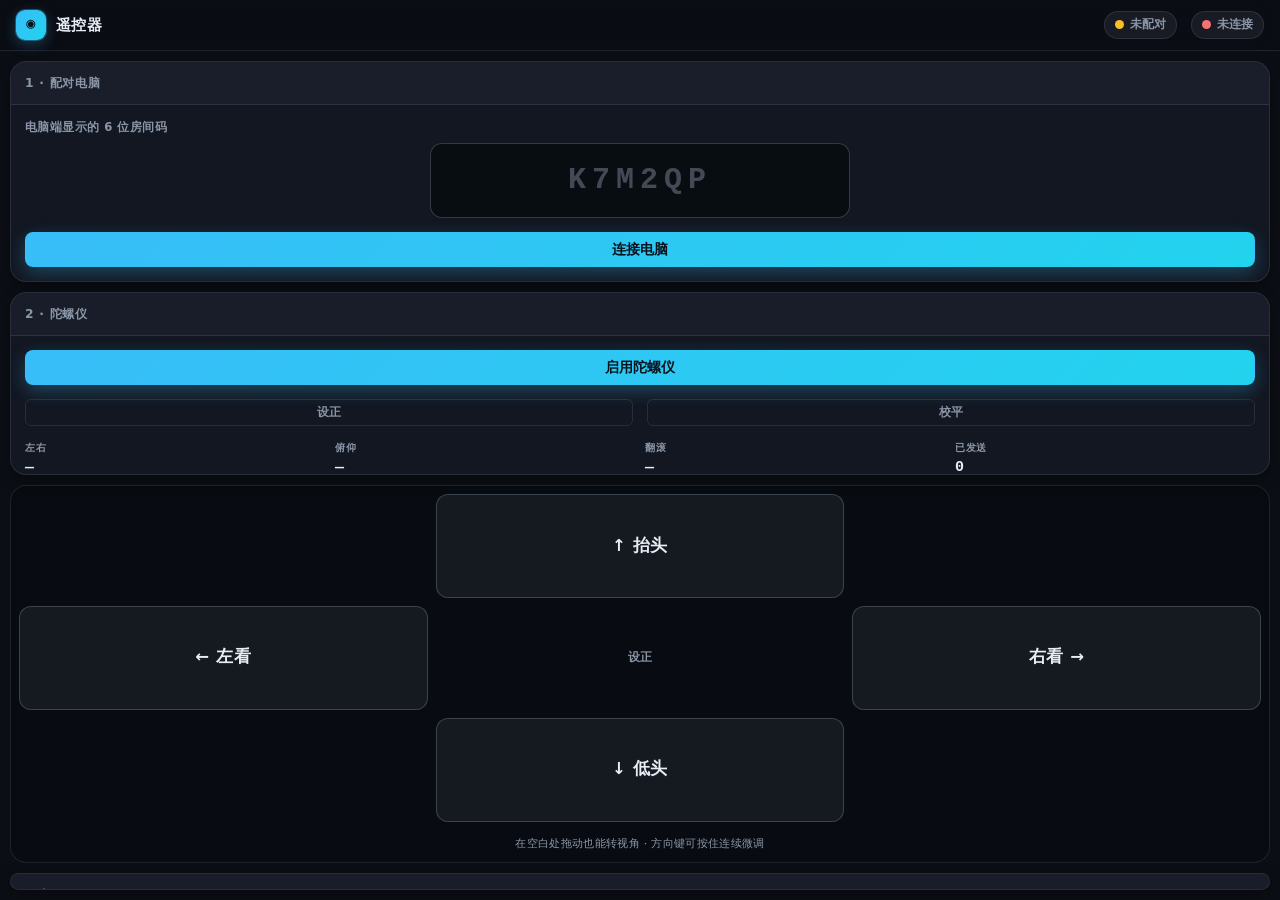
<file: phone.html>
<!DOCTYPE html>
<html lang="zh-CN">
<head>
<meta charset="utf-8" />
<meta name="viewport" content="width=device-width, initial-scale=1, maximum-scale=1, viewport-fit=cover" />
<meta name="theme-color" content="#0b0e14" />
<title>手机端 · 虚拟手机摄像头遥控器</title>
<link rel="icon" href="data:image/svg+xml,%3Csvg xmlns='http://www.w3.org/2000/svg' viewBox='0 0 32 32'%3E%3Ccircle cx='16' cy='16' r='11' fill='%2338bdf8'/%3E%3Ccircle cx='16' cy='16' r='4' fill='%230b0e14'/%3E%3C/svg%3E" />
<link rel="stylesheet" href="./assets/css/style.css" />
<script src="./vendor/peerjs.min.js"></script>
<script src="./vendor/mqtt.min.js"></script>
<script type="importmap">
{ "imports": { "three": "./vendor/three.module.js" } }
</script>
</head>
<body>
<div class="app app--phone">
  <header class="topbar">
    <div class="brand">
      <span class="brand-logo">◉</span>
      <b>遥控器</b>
    </div>
    <div class="spacer"></div>
    <span class="pill" id="pill-room"><span class="dot dot--warn"></span><span class="pill__text">未配对</span></span>
    <span class="pill" id="pill-link"><span class="dot dot--bad"></span><span class="pill__text">未连接</span></span>
  </header>

  <main class="main">
    <section class="panel" id="setup-panel">
      <div class="panel__title">1 · 配对电脑</div>
      <div class="panel__body">
        <div class="field">
          <label class="field__label" for="code">电脑端显示的 6 位房间码</label>
          <input class="input code-input" id="code" autocomplete="off" autocapitalize="off"
                 autocorrect="off" spellcheck="false" maxlength="6" placeholder="k7m2qp" />
        </div>
        <button class="btn btn--primary btn--block" id="btn-connect">连接电脑</button>
      </div>
    </section>

    <section class="panel" id="gyro-panel">
      <div class="panel__title">2 · 陀螺仪</div>
      <div class="panel__body">
        <button class="btn btn--primary btn--block" id="btn-gyro">启用陀螺仪</button>

        <div class="row">
          <button class="btn btn--ghost btn--sm" id="btn-recal" style="flex:1 1 0;">设正</button>
          <button class="btn btn--ghost btn--sm" id="btn-level" style="flex:1 1 0;">校平</button>
        </div>

        <div class="grid-stats">
          <div class="stat"><span class="stat__k">左右</span><span class="stat__v" id="v-yaw">0°</span></div>
          <div class="stat"><span class="stat__k">俯仰</span><span class="stat__v" id="v-pitch">0°</span></div>
          <div class="stat"><span class="stat__k">翻滚</span><span class="stat__v" id="v-roll">0°</span></div>
          <div class="stat"><span class="stat__k">已发送</span><span class="stat__v" id="v-sent">0</span></div>
        </div>

        <canvas id="horizon" aria-label="姿态指示仪"></canvas>

        <div class="row">
          <span class="muted mono" id="v-screen">屏幕：竖屏</span>
          <span class="muted mono" id="v-level">自动校平：开</span>
        </div>

        <button class="btn btn--ghost btn--block btn--sm" id="btn-pause">暂停发送</button>

        <div class="help" id="gyro-help">
          iPhone 必须点上面的按钮授权，页面必须是 <b>HTTPS</b>。
          没有陀螺仪也能用方向键或拖动画面。
        </div>

        <div class="help">
          灵敏度固定 <b>1:1</b>：手机转多少度，电脑里的虚拟手机就转多少度，
          不做放大也不做缩小。读数以「设正」那一刻为零点。
        </div>
      </div>
    </section>

    <section class="pad" id="pad">
      <div class="pad__zone pad__zone--up" data-dir="up">↑ 抬头</div>
      <div class="pad__zone pad__zone--left" data-dir="left">← 左看</div>
      <div class="pad__zone pad__zone--center" data-dir="center">设正</div>
      <div class="pad__zone pad__zone--right" data-dir="right">右看 →</div>
      <div class="pad__zone pad__zone--down" data-dir="down">↓ 低头</div>
      <span class="pad__hint" style="grid-column:1/-1;grid-row:4;">在空白处拖动也能转视角 · 方向键可按住连续微调</span>
    </section>

    <details class="panel">
      <summary class="panel__title" style="cursor:pointer;list-style:none;">日志</summary>
      <div class="panel__body">
        <div class="log" id="log"></div>
      </div>
    </details>
  </main>
</div>

<div class="toast" id="toast"></div>

<script type="module">
import * as THREE from 'three';
import { DualTransport } from './src/transport.js';
import { MSG, normalizeRoom, isValidRoom, isFiniteQuaternion } from './src/protocol.js';
import {
  OrientationSource, RelativeOrientation, needsPermissionGesture,
  supportsDeviceOrientation, screenOrientationLabel,
} from './src/orientation.js';
import { $, createLogger, createToast, setPill } from './src/ui.js';

const log = createLogger($('#log'));
const toast = createToast($('#toast'));

// 手机端只负责显示相对角度，真正的校准在电脑端执行。
const relative = new RelativeOrientation();
const poseScratch = new THREE.Quaternion();
let rollLock = true;
// 新连接或刚开陀螺仪时，用第一帧真实姿态主动请求一次设正
let recenterOnNextSample = true;

function controlQuaternion(value) {
  return isFiniteQuaternion(value) ? new THREE.Quaternion().fromArray(value) : null;
}

// ---- 配对 ---------------------------------------------------------------

const params = new URLSearchParams(location.search);
$('#code').value = normalizeRoom(params.get('room'));

let transport = null;

const STATE_LABEL = { idle: '待机', connecting: '连接中', open: '已连', failed: '不可用' };

function connect(code) {
  if (!isValidRoom(code)) {
    toast('房间码是 6 位字母数字，请核对电脑端显示的那串', 'err');
    return;
  }
  if (transport) transport.close();
  // 新连接重新对零点：第一帧真实姿态会请求电脑端一起设正
  relative.reset();
  recenterOnNextSample = true;
  transport = new DualTransport({ room: code, role: 'phone' });
  transport.onMessage(onMessage);
  transport.onStatus(paintStatus);
  transport.start();
  params.set('room', code);
  history.replaceState(null, '', `${location.pathname}?${params}`);
  log.ok(`开始连接房间 ${code}`);
  toast(`正在连接房间 ${code}`);
}

function onMessage(msg, channel) {
  if (msg.t === MSG.CTRL) {
    if (typeof msg.rollLock === 'boolean') {
      rollLock = msg.rollLock;
      $('#v-level').textContent = `自动校平：${rollLock ? '开' : '关'}`;
    }
    if (msg.recenter === true) {
      recenterOnNextSample = false;
      relative.calibrate(controlQuaternion(msg.q) || currentQuaternion());
      log.info('电脑端已设正，手机读数归零');
    }
    if (msg.level === true) {
      recenterOnNextSample = false;
      relative.level(controlQuaternion(msg.q) || currentQuaternion());
      log.info('电脑端已校平');
    }
    return;
  }
  if (msg.t === MSG.PING) return;
  if (msg.t === MSG.PONG) return;
  if (channel === 'webrtc' || channel === 'mqtt') {
    log.info(`收到电脑端消息：${msg.t}`);
  }
}

function paintStatus(snap) {
  const active = snap.peerActive;
  // 只有真的收到过电脑端的消息才收起配对面板。
  // 不能只看 MQTT 通道是否打开：房间码打错时 MQTT 也能连上 broker，
  // 那样会把输入框藏起来，用户连改都没法改。
  document.querySelector('.app').classList.toggle('is-linked', snap.stats.received > 0);
  setPill($('#pill-link'), active ? 'ok' : (snap.anyChannelOpen ? 'warn' : 'bad'),
    active ? '已连上电脑' : (snap.anyChannelOpen ? '等待电脑响应' : '未连接'));
  const roomPill = $('#pill-room');
  const roomLabel = isValidRoom(snap.room) ? `房间 ${snap.room}` : '未配对';
  if (Number.isFinite(snap.stats.rtt)) {
    setPill(roomPill, 'ok', `${roomLabel} · ${snap.stats.rtt.toFixed(0)}ms`);
  } else {
    setPill(roomPill, isValidRoom(snap.room) ? 'ok' : 'warn', roomLabel);
  }
}

// onStatus 只在通道状态变化时触发，但"电脑端是否在响应"是随时间变化的，
// 所以要自己定时重画一次，否则胶囊可能一直停在过期的文案上。
setInterval(() => {
  if (transport) paintStatus(transport.snapshot());
}, 500);

if (isValidRoom($('#code').value)) {
  connect($('#code').value);
} else {
  log.info('等待输入电脑端显示的 6 位房间码，或直接用手机相机扫电脑上的二维码');
}

$('#btn-connect').addEventListener('click', () => connect(normalizeRoom($('#code').value)));
$('#code').addEventListener('input', (e) => {
  e.target.value = normalizeRoom(e.target.value);
});
$('#code').addEventListener('keydown', (e) => {
  if (e.key === 'Enter') connect(normalizeRoom(e.target.value));
});

// ---- 陀螺仪 -------------------------------------------------------------

const source = new OrientationSource();
let gyroOn = false;
let sending = true;
let sentCount = 0;

if (!supportsDeviceOrientation()) {
  $('#btn-gyro').disabled = true;
  $('#btn-gyro').textContent = '此设备没有陀螺仪';
  $('#gyro-help').textContent = '这台设备/浏览器没有提供方向传感器。用下面的方向键或拖动画面来转视角即可。';
  log.warn('没有检测到 deviceorientation，只能用触摸控制');
} else if (!window.isSecureContext) {
  $('#btn-gyro').disabled = true;
  $('#btn-gyro').textContent = '需要 HTTPS 才能用陀螺仪';
  log.err('当前不是 HTTPS，手机浏览器会拒绝提供陀螺仪数据');
}

$('#btn-gyro').addEventListener('click', async () => {
  try {
    await source.start();
    gyroOn = true;
    relative.reset();
    recenterOnNextSample = true;
    $('#btn-gyro').classList.add('hidden');
    $('#gyro-help').textContent = '陀螺仪已开启。拿起手机转动、抬头、低头，电脑里的虚拟手机就会跟着动。';
    log.ok('陀螺仪已开启');
    toast('陀螺仪已开启');
    navigator.vibrate?.(60);
    // 授权成功不等于真的有传感器（部分平板/模拟器会"批准但不供数据"），
    // 所以等一下再确认一次，别让用户以为是别的地方坏了。
    setTimeout(() => {
      if (source.hasData) return;
      $('#gyro-help').textContent =
        '陀螺仪权限已通过，但收不到传感器数据。这台设备可能没有方向传感器，' +
        '用下面的方向键或直接在空白处拖动也能转视角。';
      log.warn('已授权但 1.5 秒内没收到 deviceorientation 数据，可能没有传感器');
    }, 1500);
  } catch (err) {
    log.err(`开启陀螺仪失败：${err.message}`);
    toast(err.message, 'err');
    if (needsPermissionGesture()) {
      $('#gyro-help').textContent = '被拒绝了。请在 iOS 设置 → Safari → 动作与方向访问 里允许，再重新点一次这个按钮。';
    }
  }
});

// ---- 触摸偏移 -----------------------------------------------------------

const OFFSET_LIMIT = 1.35;
let offsetYaw = 0;
let offsetPitch = 0;
const offsetQuat = new THREE.Quaternion();
const offsetEuler = new THREE.Euler();

function rebuildOffset() {
  offsetYaw = Math.max(-OFFSET_LIMIT, Math.min(OFFSET_LIMIT, offsetYaw));
  offsetPitch = Math.max(-OFFSET_LIMIT, Math.min(OFFSET_LIMIT, offsetPitch));
  offsetEuler.set(offsetPitch, offsetYaw, 0, 'YXZ');
  offsetQuat.setFromEuler(offsetEuler);
}

function resetOffset() {
  offsetYaw = 0;
  offsetPitch = 0;
  rebuildOffset();
}

// 按下按钮这一刻的准确姿态（含触摸微调）。发给电脑端当校准零点，
// 这样两边用的是同一个四元数，不会因为网络延迟差出一帧。
function currentQuaternion() {
  if (gyroOn && source.hasData) source.readInto(poseScratch, offsetQuat);
  else poseScratch.copy(offsetQuat);
  return poseScratch;
}

function recalibrate(from = '按钮') {
  resetOffset();
  const q = currentQuaternion();
  relative.calibrate(q);
  transport?.send(MSG.CTRL, { recenter: true, q: q.toArray() });
  log.info(`${from}设正：手机当前朝向 = 正前方，读数归零`);
  toast('已设正，读数归零');
  navigator.vibrate?.(40);
}

function levelHorizon(from = '按钮') {
  const q = currentQuaternion();
  relative.level(q);
  transport?.send(MSG.CTRL, { level: true, q: q.toArray() });
  log.info(`${from}校平：地平线转正，朝向和俯仰不变`);
  toast('已校平，地平线水平');
  navigator.vibrate?.(40);
}

const held = { up: false, down: false, left: false, right: false };
const pad = $('#pad');

// setPointerCapture 在指针已经不活跃时会抛错（比如手指刚抬起的那一帧），吞掉即可。
function capture(el, pointerId) {
  try { el.setPointerCapture?.(pointerId); } catch { /* 指针已失效 */ }
}

pad.addEventListener('pointerdown', (e) => {
  const zone = e.target.closest('.pad__zone');
  if (!zone) return;
  e.preventDefault();
  const dir = zone.dataset.dir;
  if (dir === 'center') {
    recalibrate('方向盘');
    return;
  }
  held[dir] = true;
  capture(zone, e.pointerId);
});

['pointerup', 'pointercancel', 'pointerleave'].forEach((type) => {
  pad.addEventListener(type, (e) => {
    const zone = e.target.closest?.('.pad__zone');
    const dir = zone?.dataset.dir;
    if (dir && dir in held) held[dir] = false;
  });
});
window.addEventListener('blur', () => { held.up = held.down = held.left = held.right = false; });

// 空白处拖动 = 在陀螺仪朝向之上叠加一个微调偏移
let dragId = null;
let dragX = 0;
let dragY = 0;
const DRAG_GAIN = 0.006;

pad.addEventListener('pointerdown', (e) => {
  if (e.target.closest('.pad__zone')) return;
  dragId = e.pointerId;
  dragX = e.clientX;
  dragY = e.clientY;
  capture(pad, dragId);
});

pad.addEventListener('pointermove', (e) => {
  if (dragId === null || e.pointerId !== dragId) return;
  const dx = e.clientX - dragX;
  const dy = e.clientY - dragY;
  dragX = e.clientX;
  dragY = e.clientY;
  offsetYaw -= dx * DRAG_GAIN;
  offsetPitch -= dy * DRAG_GAIN;
  rebuildOffset();
});

['pointerup', 'pointercancel'].forEach((type) => {
  pad.addEventListener(type, (e) => {
    if (e.pointerId === dragId) dragId = null;
  });
});

// ---- 发送循环 -----------------------------------------------------------

const outgoing = new THREE.Quaternion();
let lastFrame = performance.now();

setInterval(() => {
  const now = performance.now();
  const dt = Math.min(0.1, (now - lastFrame) / 1000);
  lastFrame = now;

  const speed = 1.9;
  if (held.left) offsetYaw += speed * dt;
  if (held.right) offsetYaw -= speed * dt;
  if (held.up) offsetPitch += speed * dt;
  if (held.down) offsetPitch -= speed * dt;
  if (held.left || held.right || held.up || held.down) rebuildOffset();

  if (!sending) return;
  if (gyroOn && source.hasData) {
    source.readInto(outgoing, offsetQuat);
    if (recenterOnNextSample) {
      // 刚连上或刚开陀螺仪：把第一帧真实姿态同时设成两边的零点。
      // 否则电脑端会先拿空姿态（或上一台手机的姿态）当零点，开陀螺仪瞬间画面会跳。
      relative.calibrate(outgoing);
      // 通道还没通时 send 会返回 false，下个采样继续重试，不能提前把标志清掉
      if (transport?.send(MSG.CTRL, { recenter: true, q: outgoing.toArray() })) {
        recenterOnNextSample = false;
        log.info('已自动把手机当前朝向设为正前方');
      }
    } else if (!relative.calibrated) {
      relative.calibrate(outgoing);
    }
  } else if (offsetYaw !== 0 || offsetPitch !== 0) {
    outgoing.copy(offsetQuat);
  } else {
    // 既没陀螺仪也没触摸偏移时不发姿态包：空四元数会被电脑端误当成首帧零点。
    // 手机是否在线由传输层的 PING 心跳负责，这里不需要占位包。
    return;
  }

  transport?.send(MSG.ORIENT, {
    q: outgoing.toArray(),
    // 屏幕方向：电脑端显示竖屏/横屏，并据此确认姿态换算用的是同一个角度
    sa: source.screenAngle(),
  });
  sentCount++;
}, 1000 / 60);

// ---- 读数与姿态指示仪 ----------------------------------------------------

const horizon = $('#horizon');

function drawHorizon() {
  const dpr = Math.min(window.devicePixelRatio || 1, 2);
  const w = Math.max(1, horizon.clientWidth);
  const h = Math.max(1, horizon.clientHeight);
  if (horizon.width !== Math.round(w * dpr) || horizon.height !== Math.round(h * dpr)) {
    horizon.width = Math.round(w * dpr);
    horizon.height = Math.round(h * dpr);
  }
  const ctx = horizon.getContext('2d');
  ctx.setTransform(dpr, 0, 0, dpr, 0, 0);
  ctx.clearRect(0, 0, w, h);

  ctx.fillStyle = '#060a11';
  ctx.fillRect(0, 0, w, h);

  const live = gyroOn && source.hasData && relative.calibrated;
  let pitch = 0;
  let roll = 0;
  let heading = 0;
  if (live) {
    const angles = relative.readAngles(outgoing, rollLock);
    pitch = angles.pitch;
    roll = angles.roll;
    heading = angles.yaw;
  }

  const cx = w / 2;
  const cy = h / 2 + 6;
  const pitchScale = h / 90;

  ctx.save();
  ctx.translate(cx, cy);
  ctx.rotate(-roll * Math.PI / 180);

  const offsetY = pitch * pitchScale;
  ctx.strokeStyle = '#38bdf8';
  ctx.lineWidth = 1.6;
  ctx.beginPath();
  ctx.moveTo(-w * 0.46, offsetY);
  ctx.lineTo(w * 0.46, offsetY);
  ctx.stroke();

  ctx.lineWidth = 1;
  ctx.strokeStyle = 'rgba(56,189,248,0.55)';
  ctx.font = '9px ui-monospace, monospace';
  ctx.fillStyle = 'rgba(148,163,184,0.85)';
  ctx.textAlign = 'center';
  for (let deg = -30; deg <= 30; deg += 10) {
    if (deg === 0) continue;
    const y = offsetY - deg * pitchScale;
    const half = deg % 20 === 0 ? 22 : 12;
    ctx.beginPath();
    ctx.moveTo(-half, y);
    ctx.lineTo(half, y);
    ctx.stroke();
    if (deg % 20 === 0) ctx.fillText(String(deg), -half - 12, y + 3);
  }
  ctx.restore();

  // 固定在屏幕中央的准星
  ctx.strokeStyle = '#fbbf24';
  ctx.lineWidth = 1.6;
  ctx.beginPath();
  ctx.moveTo(w / 2, h / 2 + 6);
  ctx.lineTo(w / 2 - 16, h / 2 + 6);
  ctx.moveTo(w / 2, h / 2 + 6);
  ctx.lineTo(w / 2 + 16, h / 2 + 6);
  ctx.moveTo(w / 2, h / 2 + 6);
  ctx.lineTo(w / 2, h / 2 + 2);
  ctx.stroke();

  // 顶部方位刻度带
  ctx.save();
  ctx.fillStyle = 'rgba(11,14,20,0.75)';
  ctx.fillRect(0, 0, w, 16);
  ctx.fillStyle = 'rgba(148,163,184,0.9)';
  ctx.font = '10px ui-monospace, monospace';
  ctx.textAlign = 'center';
  ctx.textBaseline = 'middle';
  const step = 30;
  const shift = (heading % step) / step * 40;
  for (let i = -3; i <= 3; i++) {
    const value = Math.round((heading + i * step) / step) * step;
    const x = w / 2 + i * 40 - shift;
    const label = ((value % 360) + 360) % 360;
    ctx.fillText(`${label}°`, x, 8);
    ctx.fillStyle = 'rgba(148,163,184,0.35)';
    ctx.fillRect(x - 0.5, 14, 1, 2);
    ctx.fillStyle = 'rgba(148,163,184,0.9)';
  }
  ctx.restore();

  // 偏移量指示：拖动或方向键带来的微调幅度
  const deviation = Math.hypot(offsetYaw, offsetPitch);
  if (deviation > 0.01) {
    ctx.fillStyle = 'rgba(251,191,36,0.9)';
    ctx.font = '10px ui-monospace, monospace';
    ctx.textAlign = 'left';
    ctx.fillText(`微调 ${(deviation * 180 / Math.PI).toFixed(0)}°`, 6, h - 6);
  }
}

setInterval(() => {
  $('#v-sent').textContent = String(sentCount);
  const has = gyroOn && source.hasData;
  if (has) {
    const a = relative.readAngles(outgoing, rollLock);
    $('#v-yaw').textContent = `${a.yaw.toFixed(0)}°`;
    $('#v-pitch').textContent = `${a.pitch.toFixed(0)}°`;
    $('#v-roll').textContent = `${a.roll.toFixed(0)}°`;
    $('#gyro-help').textContent = source.absolute
      ? '陀螺仪工作中（带磁力计，左右漂移会自动修正）。'
      : '陀螺仪工作中。如果左右方向慢慢跑偏，点「设正」重新对一次零点。';
  } else {
    $('#v-yaw').textContent = '—';
    $('#v-pitch').textContent = '—';
    $('#v-roll').textContent = '—';
  }
}, 150);

// ---- 横竖屏 -------------------------------------------------------------

function paintScreenMode() {
  $('#v-screen').textContent = `屏幕：${screenOrientationLabel(source.screenAngle())}`;
}
paintScreenMode();
window.addEventListener('resize', paintScreenMode);
window.addEventListener('orientationchange', () => setTimeout(paintScreenMode, 150));
if (screen.orientation?.addEventListener) {
  screen.orientation.addEventListener('change', () => setTimeout(paintScreenMode, 80));
}

(function tick() {
  drawHorizon();
  requestAnimationFrame(tick);
})();

// ---- 其他控件 -----------------------------------------------------------

$('#btn-recal').addEventListener('click', () => recalibrate());
$('#btn-level').addEventListener('click', () => levelHorizon());

$('#btn-pause').addEventListener('click', (e) => {
  sending = !sending;
  e.target.textContent = sending ? '暂停发送' : '继续发送';
  log.warn(sending ? '恢复发送姿态' : '已暂停发送，电脑端会切回待机动画');
});

window.addEventListener('beforeunload', () => {
  source.stop();
  transport?.close();
});

if (params.get('debug') === '1') {
  window.__phone = {
    source, relative, recalibrate, levelHorizon,
    transport: () => transport,
    outgoing: () => outgoing.toArray(),
  };
  log.warn('已开启调试钩子 window.__phone');
}

log.info('手机端已就绪');
</script>
</body>
</html>
</file>
<file: assets/css/style.css>
/* ==========================================================================
   style.css — 深色科技风 / 玻璃拟态工具界面
   --------------------------------------------------------------------------
   分区索引：
     01. 主题变量 (:root)
     02. 基础重置与排版 (html / body)
     03. 通用工具类 (hidden / muted / mono / divider / kbd / qr / badge / spacer)
     04. 应用骨架与顶栏 (.app / .topbar / .brand / .main)
     05. 状态指示 (.pill / .dot)
     06. 面板组件 (.panel / .stack / .row)
     07. 按钮 (.btn 及修饰符)
     08. 表单控件 (.field / .input / .select / .range / .switch)
     09. 房间码输入 (.code-input)
     10. 首页角色选择 (.role-grid / .role-card)
     11. 3D 视口与叠加层 (.viewport / .overlay)
     12. 画中画预览与录制指示 (.pip / .rec)
     13. 数据读数 (.hud / .stat / .grid-stats)
     14. 触摸方向盘 (.pad)
     15. 日志 (.log)
     16. 提示条 (.toast)
     17. 说明与帮助 (.help)
     18. 响应式布局
     19. 无障碍与动画偏好
   ========================================================================== */


/* ===== 01. 主题变量 (:root) ===== */
:root {
  /* 基础背景层级 */
  --bg: #0b0e14;            /* 页面底色：深灰近黑 */
  --bg-elev: #11151f;       /* 抬升背景（视口、凹陷区） */
  --panel: rgba(23, 28, 40, 0.72); /* 玻璃面板半透明底 */
  --panel-solid: #161b26;   /* 面板降级实色 */
  --border: rgba(148, 163, 184, 0.16); /* 常规描边 */
  --border-strong: rgba(148, 163, 184, 0.30);

  /* 文字 */
  --text: #e6edf6;
  --text-dim: #8b97a8;      /* 次级 / 说明文字 */

  /* 强调色：青蓝 */
  --accent: #38bdf8;
  --accent-2: #22d3ee;      /* 次级青蓝（渐变 / hover） */
  --accent-soft: rgba(56, 189, 248, 0.14);
  --accent-ring: rgba(56, 189, 248, 0.45);

  /* 语义色 */
  --ok: #34d399;
  --warn: #fbbf24;
  --err: #f87171;

  /* 尺寸与节奏 */
  --radius: 12px;
  --radius-sm: 8px;
  --radius-lg: 16px;
  --gap: 14px;

  /* 阴影与模糊 */
  --shadow: 0 10px 30px rgba(0, 0, 0, 0.45);
  --shadow-sm: 0 4px 14px rgba(0, 0, 0, 0.35);
  --blur: 14px;

  /* 单色字体栈 */
  --mono: ui-monospace, "SFMono-Regular", "SF Mono", Menlo, Consolas,
    "Liberation Mono", monospace;
}


/* ===== 02. 基础重置与排版 (html / body) ===== */
* {
  box-sizing: border-box;
}

html {
  height: 100%;
  color-scheme: dark;
  -webkit-text-size-adjust: 100%;
  text-size-adjust: 100%;
}

body {
  min-height: 100%;
  margin: 0;
  padding: 0;
  background:
    radial-gradient(1200px 600px at 15% -10%, rgba(56, 189, 248, 0.08), transparent 60%),
    radial-gradient(1000px 500px at 100% 0%, rgba(34, 211, 238, 0.06), transparent 55%),
    var(--bg);
  color: var(--text);
  font-family: system-ui, -apple-system, "Segoe UI", "Microsoft YaHei",
    "PingFang SC", "Noto Sans SC", sans-serif;
  font-size: 15px;
  line-height: 1.5;
  -webkit-font-smoothing: antialiased;
  -moz-osx-font-smoothing: grayscale;
}

h1, h2, h3, h4, p {
  margin: 0;
}

a {
  color: var(--accent);
  text-decoration: none;
}

a:hover {
  color: var(--accent-2);
}


/* ===== 03. 通用工具类 ===== */
.hidden {
  display: none; /* 覆盖性工具类，用于 JS 切换显示 */
}

/* 光有上面一条不够：.btn 和 .panel 自己也声明了 display，
   同优先级下后出现的规则会赢，导致 .hidden 失效（"停止并保存"按钮会一直露出来）。
   这里用组合选择器把优先级提到 .btn / .panel 之上，与书写顺序无关。 */
.hidden.btn,
.hidden.panel {
  display: none;
}

.muted {
  color: var(--text-dim);
  font-size: 0.85em;
}

.mono {
  font-family: var(--mono);
  font-variant-numeric: tabular-nums;
  letter-spacing: 0.02em;
}

.divider {
  height: 1px;
  width: 100%;
  border: 0;
  margin: var(--gap) 0;
  background: linear-gradient(
    to right,
    transparent,
    var(--border-strong),
    transparent
  );
}

.spacer {
  flex: 1 1 auto;
}

.kbd {
  display: inline-flex;
  align-items: center;
  justify-content: center;
  min-width: 1.6em;
  padding: 0.15em 0.5em;
  border: 1px solid var(--border-strong);
  border-bottom-width: 2px;
  border-radius: 6px;
  background: rgba(148, 163, 184, 0.10);
  color: var(--text);
  font-family: var(--mono);
  font-size: 0.78em;
  line-height: 1.2;
  white-space: nowrap;
}

.badge {
  display: inline-flex;
  align-items: center;
  gap: 0.35em;
  padding: 0.18em 0.6em;
  border: 1px solid var(--border);
  border-radius: 999px;
  background: rgba(148, 163, 184, 0.10);
  color: var(--text-dim);
  font-size: 0.72em;
  font-weight: 600;
  letter-spacing: 0.04em;
  text-transform: uppercase;
}

.qr {
  display: inline-flex;
  align-items: center;
  justify-content: center;
  padding: 10px;
  border-radius: var(--radius);
  background: #ffffff; /* 二维码需白底留白保证可扫 */
  box-shadow: var(--shadow-sm);
  line-height: 0;
}

.qr img,
.qr canvas,
.qr svg {
  display: block;
  width: 100%;
  max-width: 220px;
  height: auto;
  border-radius: 4px;
}


/* ===== 04. 应用骨架与顶栏 ===== */
.app {
  display: flex;
  flex-direction: column;
  min-height: 100vh;
  min-height: 100dvh;
  width: 100%;
}

.topbar {
  display: flex;
  align-items: center;
  gap: var(--gap);
  flex: 0 0 auto;
  padding: 10px calc(16px + env(safe-area-inset-right)) 10px
    calc(16px + env(safe-area-inset-left));
  padding-top: calc(10px + env(safe-area-inset-top));
  border-bottom: 1px solid var(--border);
  background: rgba(11, 14, 20, 0.78);
  backdrop-filter: blur(var(--blur));
  -webkit-backdrop-filter: blur(var(--blur));
}

.brand {
  display: flex;
  align-items: center;
  gap: 10px;
  font-weight: 700;
  letter-spacing: 0.02em;
  color: var(--text);
  white-space: nowrap;
}

.brand-logo {
  display: inline-flex;
  align-items: center;
  justify-content: center;
  width: 30px;
  height: 30px;
  flex: 0 0 auto;
  border-radius: 9px;
  background: linear-gradient(135deg, var(--accent), var(--accent-2));
  color: #06121c;
  font-family: var(--mono);
  font-size: 15px;
  font-weight: 800;
  box-shadow: 0 0 0 1px rgba(56, 189, 248, 0.35), 0 4px 14px rgba(56, 189, 248, 0.28);
}

.main {
  flex: 1 1 auto;
  min-height: 0;
  display: flex;
  flex-direction: column;
  gap: var(--gap);
  padding: var(--gap);
  padding-left: calc(var(--gap) + env(safe-area-inset-left));
  padding-right: calc(var(--gap) + env(safe-area-inset-right));
  padding-bottom: calc(var(--gap) + env(safe-area-inset-bottom));
}

/* pc.html：默认单列（窄屏），宽屏时改为两栏，详见第 18 节 */
.app--pc .main {
  flex-direction: column;
}

/* phone.html：全屏移动遥控器 */
.app--phone {
  min-height: 100vh;
  min-height: 100dvh;
  height: 100vh;
  height: 100dvh;
  overflow: hidden;
  background: var(--bg);
}

.app--phone .main {
  flex: 1 1 auto;
  min-height: 0;
  gap: 10px;
  padding: 10px;
  padding-left: calc(10px + env(safe-area-inset-left));
  padding-right: calc(10px + env(safe-area-inset-right));
  padding-bottom: calc(10px + env(safe-area-inset-bottom));
}

/* 手机竖屏内容多，面板会被 flex 压扁；让面板自己滚，方向盘始终留在底部 */
.app--phone .main > .panel,
.app--phone .main > details.panel {
  min-height: 0;
  overflow-y: auto;
  overscroll-behavior: contain;
  -webkit-overflow-scrolling: touch;
}

.app--phone .main > .panel {
  flex: 0 1 auto;
}

/* 配对面板不压缩，保证「连接电脑」始终可见；连上之后整块收起 */
.app--phone #setup-panel {
  flex: 0 0 auto;
}

.app--phone.is-linked #setup-panel {
  display: none;
}


/* ===== 05. 状态指示 (.pill / .dot) ===== */
.pill {
  display: inline-flex;
  align-items: center;
  gap: 6px;
  padding: 4px 10px;
  border: 1px solid var(--border);
  border-radius: 999px;
  background: rgba(148, 163, 184, 0.10);
  color: var(--text-dim);
  font-size: 0.78em;
  font-weight: 600;
  white-space: nowrap;
}

.pill--ok {
  border-color: rgba(52, 211, 153, 0.40);
  background: rgba(52, 211, 153, 0.14);
  color: var(--ok);
}

.pill--warn {
  border-color: rgba(251, 191, 36, 0.40);
  background: rgba(251, 191, 36, 0.14);
  color: var(--warn);
}

.pill--bad {
  border-color: rgba(248, 113, 113, 0.40);
  background: rgba(248, 113, 113, 0.14);
  color: var(--err);
}

/* 呼吸脉冲圆点：颜色由修饰类切换，动画统一在 .dot 上 */
.dot {
  display: inline-block;
  width: 9px;
  height: 9px;
  flex: 0 0 auto;
  border-radius: 50%;
  background: var(--text-dim);
  box-shadow: 0 0 0 0 rgba(148, 163, 184, 0.6);
  animation: dot-pulse 1.8s ease-in-out infinite;
}

.dot--ok {
  background: var(--ok);
  box-shadow: 0 0 0 0 rgba(52, 211, 153, 0.65);
}

.dot--warn {
  background: var(--warn);
  box-shadow: 0 0 0 0 rgba(251, 191, 36, 0.65);
}

.dot--bad {
  background: var(--err);
  box-shadow: 0 0 0 0 rgba(248, 113, 113, 0.65);
}

@keyframes dot-pulse {
  0%   { transform: scale(1);    opacity: 1; }
  50%  { transform: scale(1.15); opacity: 0.55; }
  100% { transform: scale(1);    opacity: 1; }
}


/* ===== 06. 面板组件 (.panel / .stack / .row) ===== */
.panel {
  display: flex;
  flex-direction: column;
  min-width: 0;
  border: 1px solid var(--border);
  border-radius: var(--radius-lg);
  /* 降级：先给不透明/半透明底色，再叠加模糊（不支持时不影响可读性） */
  background: var(--panel-solid);
  background: var(--panel);
  backdrop-filter: blur(var(--blur)) saturate(1.2);
  -webkit-backdrop-filter: blur(var(--blur)) saturate(1.2);
  box-shadow: var(--shadow-sm);
  overflow: hidden;
}

.panel__title {
  display: flex;
  align-items: center;
  gap: 8px;
  padding: 12px 14px;
  border-bottom: 1px solid var(--border);
  background: rgba(148, 163, 184, 0.05);
  font-size: 0.82em;
  font-weight: 700;
  letter-spacing: 0.06em;
  text-transform: uppercase;
  color: var(--text-dim);
}

.panel__body {
  flex: 1 1 auto;
  min-height: 0;
  display: flex;
  flex-direction: column;
  gap: var(--gap);
  padding: 14px;
}

.panel__footer {
  display: flex;
  align-items: center;
  gap: 10px;
  padding: 12px 14px;
  border-top: 1px solid var(--border);
  background: rgba(148, 163, 184, 0.04);
}

/* 纵向控件栈 */
.stack {
  display: flex;
  flex-direction: column;
  gap: var(--gap);
}

/* 横向行，两端对齐 */
.row {
  display: flex;
  align-items: center;
  justify-content: space-between;
  gap: var(--gap);
  min-width: 0;
  flex-wrap: wrap;
}

.row--tight {
  gap: 6px;
  flex-wrap: nowrap;
}


/* ===== 07. 按钮 (.btn 及修饰符) ===== */
.btn {
  display: inline-flex;
  align-items: center;
  justify-content: center;
  gap: 8px;
  padding: 9px 16px;
  border: 1px solid var(--border-strong);
  border-radius: var(--radius-sm);
  background: rgba(148, 163, 184, 0.10);
  color: var(--text);
  font: inherit;
  font-size: 0.9em;
  font-weight: 600;
  line-height: 1.1;
  cursor: pointer;
  user-select: none;
  -webkit-user-select: none;
  transition: background 0.15s ease, border-color 0.15s ease,
    transform 0.08s ease, box-shadow 0.15s ease, color 0.15s ease;
}

.btn:hover:not(:disabled) {
  background: rgba(148, 163, 184, 0.18);
  border-color: var(--border-strong);
}

.btn:active:not(:disabled) {
  transform: translateY(1px);
}

.btn--primary {
  border-color: transparent;
  background: linear-gradient(135deg, var(--accent), var(--accent-2));
  color: #06121c;
  box-shadow: 0 6px 18px rgba(56, 189, 248, 0.28);
}

.btn--primary:hover:not(:disabled) {
  background: linear-gradient(135deg, var(--accent-2), var(--accent));
  box-shadow: 0 8px 22px rgba(56, 189, 248, 0.36);
}

.btn--ghost {
  border-color: var(--border);
  background: transparent;
  color: var(--text-dim);
}

.btn--ghost:hover:not(:disabled) {
  background: rgba(148, 163, 184, 0.10);
  color: var(--text);
}

.btn--danger {
  border-color: transparent;
  background: linear-gradient(135deg, #ef4444, #f87171);
  color: #1a0606;
  box-shadow: 0 6px 18px rgba(248, 113, 113, 0.26);
}

.btn--danger:hover:not(:disabled) {
  background: linear-gradient(135deg, #f87171, #ef4444);
}

.btn--block {
  display: flex;
  width: 100%;
}

.btn--sm {
  padding: 6px 11px;
  font-size: 0.78em;
  border-radius: 6px;
}

/* 禁用态：明显变灰 + 禁止光标。
   提高选择器特异性（.btn.btn:disabled）以确保在 .btn--primary 等修饰符下同样生效。 */
.btn.btn:disabled,
.btn.btn[disabled],
.btn.btn:disabled:hover {
  background: rgba(148, 163, 184, 0.10);
  border-color: var(--border);
  color: rgba(230, 237, 246, 0.35);
  box-shadow: none;
  opacity: 0.55;
  cursor: not-allowed;
  transform: none;
}


/* ===== 08. 表单控件 ===== */
.field {
  display: flex;
  flex-direction: column;
  gap: 6px;
  min-width: 0;
}

.field__label {
  font-size: 0.78em;
  font-weight: 600;
  letter-spacing: 0.04em;
  color: var(--text-dim);
  text-transform: uppercase;
}

.input,
.select {
  width: 100%;
  min-width: 0;
  padding: 9px 12px;
  border: 1px solid var(--border-strong);
  border-radius: var(--radius-sm);
  background: rgba(6, 9, 14, 0.6);
  color: var(--text);
  font: inherit;
  font-size: 0.9em;
  transition: border-color 0.15s ease, box-shadow 0.15s ease,
    background 0.15s ease;
}

.input::placeholder {
  color: rgba(139, 151, 168, 0.7);
}

.input:hover,
.select:hover {
  border-color: var(--border-strong);
}

.input:focus,
.select:focus {
  outline: none;
  border-color: var(--accent);
  background: rgba(6, 9, 14, 0.85);
  box-shadow: 0 0 0 3px var(--accent-ring);
}

.select {
  appearance: none;
  -webkit-appearance: none;
  padding-right: 34px;
  background-image: linear-gradient(45deg, transparent 50%, var(--text-dim) 50%),
    linear-gradient(135deg, var(--text-dim) 50%, transparent 50%);
  background-position: calc(100% - 18px) 52%, calc(100% - 12px) 52%;
  background-size: 6px 6px, 6px 6px;
  background-repeat: no-repeat;
  cursor: pointer;
}

/* 滑杆 input[type=range] */
.range {
  -webkit-appearance: none;
  appearance: none;
  width: 100%;
  height: 26px;
  margin: 0;
  background: transparent;
  cursor: pointer;
}

.range::-webkit-slider-runnable-track {
  height: 6px;
  border-radius: 999px;
  background: rgba(148, 163, 184, 0.22);
}

.range::-webkit-slider-thumb {
  -webkit-appearance: none;
  appearance: none;
  width: 18px;
  height: 18px;
  margin-top: -6px;
  border: 2px solid #06121c;
  border-radius: 50%;
  background: linear-gradient(135deg, var(--accent), var(--accent-2));
  box-shadow: 0 0 0 3px var(--accent-soft), 0 2px 8px rgba(0, 0, 0, 0.4);
  transition: transform 0.1s ease;
}

.range::-webkit-slider-thumb:hover {
  transform: scale(1.12);
}

.range::-moz-range-track {
  height: 6px;
  border-radius: 999px;
  background: rgba(148, 163, 184, 0.22);
}

.range::-moz-range-thumb {
  width: 16px;
  height: 16px;
  border: 2px solid #06121c;
  border-radius: 50%;
  background: linear-gradient(135deg, var(--accent), var(--accent-2));
  box-shadow: 0 0 0 3px var(--accent-soft);
}

.range:focus-visible::-webkit-slider-thumb {
  box-shadow: 0 0 0 4px var(--accent-ring);
}

.range:focus-visible::-moz-range-thumb {
  box-shadow: 0 0 0 4px var(--accent-ring);
}

/* 复选框开关 .switch */
.switch {
  position: relative;
  display: inline-flex;
  align-items: center;
  gap: 10px;
  cursor: pointer;
  user-select: none;
  -webkit-user-select: none;
}

.switch input[type="checkbox"] {
  position: absolute;
  width: 1px;
  height: 1px;
  margin: 0;
  padding: 0;
  opacity: 0;
  pointer-events: none;
}

.switch__track {
  position: relative;
  display: inline-block;
  width: 42px;
  height: 24px;
  flex: 0 0 auto;
  border: 1px solid var(--border-strong);
  border-radius: 999px;
  background: rgba(148, 163, 184, 0.16);
  transition: background 0.18s ease, border-color 0.18s ease;
}

.switch__track::after {
  content: "";
  position: absolute;
  top: 50%;
  left: 3px;
  width: 16px;
  height: 16px;
  border-radius: 50%;
  background: var(--text-dim);
  transform: translateY(-50%);
  transition: transform 0.18s ease, background 0.18s ease;
}

/* 选中态：必须使用 input:checked + .switch__track */
.switch input:checked + .switch__track {
  border-color: transparent;
  background: linear-gradient(135deg, var(--accent), var(--accent-2));
  box-shadow: 0 0 0 3px var(--accent-soft);
}

.switch input:checked + .switch__track::after {
  background: #06121c;
  transform: translateY(-50%) translateX(18px);
}

.switch input:focus-visible + .switch__track {
  outline: 2px solid var(--accent);
  outline-offset: 2px;
}

.switch input:disabled + .switch__track {
  opacity: 0.5;
  cursor: not-allowed;
}


/* ===== 09. 房间码输入 (.code-input) ===== */
.code-input {
  display: block;
  width: 100%;
  max-width: 420px;
  margin: 0 auto;
  padding: 14px 16px;
  border: 1px solid var(--border-strong);
  border-radius: var(--radius);
  background: rgba(6, 9, 14, 0.7);
  color: var(--accent);
  font-family: var(--mono);
  font-size: 2em;
  font-weight: 700;
  letter-spacing: 0.35em;
  text-align: center;
  text-transform: uppercase;
  transition: border-color 0.15s ease, box-shadow 0.15s ease;
}

.code-input::placeholder {
  color: rgba(139, 151, 168, 0.45);
  letter-spacing: 0.2em;
}

.code-input:focus {
  outline: none;
  border-color: var(--accent);
  box-shadow: 0 0 0 3px var(--accent-ring);
}


/* ===== 10. 首页角色选择 (.role-grid / .role-card) ===== */
.role-grid {
  display: grid;
  grid-template-columns: repeat(auto-fit, minmax(240px, 1fr));
  gap: var(--gap);
  width: 100%;
  max-width: 760px;
  margin: 0 auto;
}

.role-card {
  display: flex;
  flex-direction: column;
  align-items: flex-start;
  gap: 10px;
  padding: 22px;
  border: 1px solid var(--border);
  border-radius: var(--radius-lg);
  background: var(--panel-solid);
  background: var(--panel);
  backdrop-filter: blur(var(--blur)) saturate(1.2);
  -webkit-backdrop-filter: blur(var(--blur)) saturate(1.2);
  color: var(--text);
  text-align: left;
  cursor: pointer;
  transition: transform 0.16s ease, border-color 0.16s ease,
    box-shadow 0.16s ease, background 0.16s ease;
}

.role-card:hover {
  transform: translateY(-4px);
  border-color: var(--accent);
  box-shadow: 0 14px 34px rgba(0, 0, 0, 0.45),
    0 0 0 1px var(--accent-ring) inset;
}

.role-card__icon {
  display: inline-flex;
  align-items: center;
  justify-content: center;
  width: 48px;
  height: 48px;
  border-radius: 12px;
  background: linear-gradient(135deg, var(--accent), var(--accent-2));
  color: #06121c;
  font-size: 22px;
  box-shadow: 0 6px 18px rgba(56, 189, 248, 0.28);
}

.role-card__title {
  font-size: 1.15em;
  font-weight: 700;
  color: var(--text);
}

.role-card__desc {
  font-size: 0.88em;
  color: var(--text-dim);
  line-height: 1.55;
}


/* ===== 11. 3D 视口与叠加层 ===== */
.viewport {
  position: relative;
  flex: 1 1 auto;
  min-height: 260px;
  width: 100%;
  overflow: hidden;
  border: 1px solid var(--border);
  border-radius: var(--radius-lg);
  background: #000000;
  box-shadow: var(--shadow);
}

.viewport__canvas {
  display: block;
  width: 100%;
  height: 100%;
}

.viewport canvas {
  display: block;
  width: 100%;
  height: 100%;
}

/* 视口内的信息叠加层 */
.overlay {
  position: absolute;
  z-index: 2;
  display: flex;
  flex-direction: column;
  gap: 6px;
  padding: 8px 10px;
  border: 1px solid var(--border);
  border-radius: var(--radius-sm);
  background: rgba(11, 14, 20, 0.55);
  backdrop-filter: blur(8px);
  -webkit-backdrop-filter: blur(8px);
  font-size: 0.78em;
  color: var(--text);
  pointer-events: none;
  max-width: 60%;
}

.overlay--tl {
  top: 12px;
  left: 12px;
}

.overlay--tr {
  top: 12px;
  right: 12px;
}

.overlay--bl {
  bottom: 12px;
  left: 12px;
}


/* ===== 12. 画中画预览与录制指示 ===== */
.pip {
  position: absolute;
  right: 14px;
  bottom: 14px;
  z-index: 3;
  width: 34%;
  max-width: 220px;
  aspect-ratio: 9 / 16;
  overflow: hidden;
  border: 1px solid var(--border-strong);
  border-radius: var(--radius);
  background: #05070b;
  box-shadow: var(--shadow);
}

.pip video,
.pip canvas,
.pip img {
  display: block;
  width: 100%;
  height: 100%;
  object-fit: cover;
}

.pip__label {
  position: absolute;
  left: 8px;
  bottom: 8px;
  padding: 2px 8px;
  border-radius: 999px;
  background: rgba(11, 14, 20, 0.72);
  color: var(--text-dim);
  font-size: 0.68em;
  font-weight: 600;
  letter-spacing: 0.05em;
  text-transform: uppercase;
}

/* 录制指示 */
.rec {
  display: inline-flex;
  align-items: center;
  gap: 8px;
  padding: 5px 12px;
  border: 1px solid var(--border);
  border-radius: 999px;
  background: rgba(148, 163, 184, 0.10);
  color: var(--text-dim);
  font-size: 0.8em;
  font-weight: 600;
}

.rec--live {
  border-color: rgba(248, 113, 113, 0.45);
  background: rgba(248, 113, 113, 0.14);
  color: var(--err);
}

.rec__dot {
  display: inline-block;
  width: 10px;
  height: 10px;
  flex: 0 0 auto;
  border-radius: 50%;
  background: var(--text-dim);
}

.rec--live .rec__dot {
  background: var(--err);
  animation: rec-blink 1s steps(1, end) infinite;
}

.rec__time {
  font-family: var(--mono);
  font-variant-numeric: tabular-nums;
  letter-spacing: 0.04em;
}

@keyframes rec-blink {
  0%, 49%  { opacity: 1; }
  50%, 100% { opacity: 0.15; }
}


/* ===== 13. 数据读数 (.hud / .stat / .grid-stats) ===== */
.hud {
  display: flex;
  align-items: center;
  gap: 10px;
  flex-wrap: wrap;
  padding: 8px 12px;
  border: 1px solid var(--border);
  border-radius: var(--radius-sm);
  background: rgba(6, 9, 14, 0.5);
}

.stat {
  display: flex;
  flex-direction: column;
  gap: 2px;
  min-width: 0;
}

.stat__k {
  font-size: 0.68em;
  font-weight: 600;
  letter-spacing: 0.06em;
  text-transform: uppercase;
  color: var(--text-dim);
}

.stat__v {
  font-family: var(--mono);
  font-variant-numeric: tabular-nums;
  font-size: 1em;
  font-weight: 600;
  color: var(--text);
}

.grid-stats {
  display: grid;
  grid-template-columns: repeat(auto-fit, minmax(96px, 1fr));
  gap: 10px;
}

/* 电脑端走动的键位提示 */
.keyhint {
  display: flex;
  flex-wrap: wrap;
  align-items: center;
  gap: 6px 8px;
}

.keycap {
  display: inline-flex;
  align-items: center;
  justify-content: center;
  min-width: 22px;
  height: 22px;
  padding: 0 6px;
  border: 1px solid var(--border-strong);
  border-bottom-width: 2px;
  border-radius: 5px;
  background: rgba(148, 163, 184, 0.12);
  font-family: var(--mono);
  font-size: 0.74em;
  color: var(--text);
}

/* 手机端姿态指示仪：Canvas 默认 300×150，必须显式撑满 */
#horizon {
  display: block;
  width: 100%;
  height: 132px;
  border: 1px solid var(--border);
  border-radius: var(--radius);
  background: #060a11;
}


/* ===== 14. 触摸方向盘 (.pad) ===== */
.pad {
  position: relative;
  flex: 1 1 auto;
  min-height: 0;
  display: grid;
  grid-template-columns: repeat(3, 1fr);
  grid-template-rows: repeat(3, 1fr);
  gap: 8px;
  padding: 8px;
  border: 1px solid var(--border);
  border-radius: var(--radius-lg);
  background: rgba(6, 9, 14, 0.45);
  backdrop-filter: blur(6px);
  -webkit-backdrop-filter: blur(6px);
  touch-action: none;
  user-select: none;
  -webkit-user-select: none;
}

.pad__zone {
  display: flex;
  align-items: center;
  justify-content: center;
  /* 触摸目标 ≥ 64px */
  min-height: 64px;
  border: 1px solid var(--border-strong);
  border-radius: var(--radius);
  background: rgba(148, 163, 184, 0.10);
  color: var(--text);
  font-size: 1.1em;
  font-weight: 700;
  letter-spacing: 0.04em;
  cursor: pointer;
  /* 触摸交互必备 */
  touch-action: none;
  user-select: none;
  -webkit-user-select: none;
  -webkit-tap-highlight-color: transparent;
  transition: background 0.1s ease, border-color 0.1s ease,
    transform 0.06s ease, box-shadow 0.1s ease;
}

.pad__zone:active {
  background: var(--accent-soft);
  border-color: var(--accent);
  color: var(--accent);
  transform: scale(0.94);
  box-shadow: 0 0 0 3px var(--accent-soft), 0 0 18px rgba(56, 189, 248, 0.35);
}

/* 九宫格定位 */
.pad__zone--up {
  grid-column: 2;
  grid-row: 1;
}

.pad__zone--left {
  grid-column: 1;
  grid-row: 2;
}

.pad__zone--center {
  grid-column: 2;
  grid-row: 2;
  border-color: transparent;
  background: transparent;
  cursor: default;
  font-size: 0.78em;
  color: var(--text-dim);
}

.pad__zone--center:active {
  background: transparent;
  border-color: transparent;
  color: var(--text-dim);
  transform: none;
  box-shadow: none;
}

.pad__zone--right {
  grid-column: 3;
  grid-row: 2;
}

.pad__zone--down {
  grid-column: 2;
  grid-row: 3;
}

.pad__hint {
  padding: 6px 4px 2px;
  text-align: center;
  font-size: 0.74em;
  color: var(--text-dim);
  letter-spacing: 0.03em;
}


/* ===== 15. 日志 (.log) ===== */
.log {
  height: 160px;
  overflow: auto;
  padding: 8px 10px;
  border: 1px solid var(--border);
  border-radius: var(--radius-sm);
  background: rgba(6, 9, 14, 0.6);
  font-family: var(--mono);
  font-size: 0.74em;
  line-height: 1.5;
  scrollbar-width: thin;
  scrollbar-color: var(--border-strong) transparent;
}

.log::-webkit-scrollbar {
  width: 8px;
  height: 8px;
}

.log::-webkit-scrollbar-thumb {
  background: var(--border-strong);
  border-radius: 999px;
}

.log__line {
  padding: 1px 0;
  color: var(--text-dim);
  white-space: pre-wrap;
  word-break: break-word;
}

.log__line--ok {
  color: var(--ok);
}

.log__line--warn {
  color: var(--warn);
}

.log__line--err {
  color: var(--err);
}


/* ===== 16. 提示条 (.toast) ===== */
.toast {
  position: fixed;
  left: 50%;
  bottom: calc(20px + env(safe-area-inset-bottom));
  z-index: 50;
  display: inline-flex;
  align-items: center;
  gap: 8px;
  max-width: min(90vw, 460px);
  padding: 10px 16px;
  border: 1px solid var(--border-strong);
  border-radius: var(--radius);
  background: var(--panel-solid);
  background: var(--panel);
  backdrop-filter: blur(var(--blur));
  -webkit-backdrop-filter: blur(var(--blur));
  color: var(--text);
  font-size: 0.86em;
  font-weight: 600;
  box-shadow: var(--shadow);
  /* 默认隐藏，靠 .toast--show 显示 */
  opacity: 0;
  visibility: hidden;
  transform: translate(-50%, 16px);
  transition: opacity 0.22s ease, transform 0.22s ease, visibility 0.22s ease;
}

.toast--ok {
  border-color: rgba(52, 211, 153, 0.45);
  color: var(--ok);
}

.toast--err {
  border-color: rgba(248, 113, 113, 0.45);
  color: var(--err);
}

.toast--show {
  opacity: 1;
  visibility: visible;
  transform: translate(-50%, 0);
}


/* ===== 17. 说明与帮助 (.help) ===== */
.help {
  padding: 10px 12px;
  border: 1px solid var(--border);
  border-left: 3px solid var(--accent);
  border-radius: var(--radius-sm);
  background: rgba(56, 189, 248, 0.06);
  color: var(--text-dim);
  font-size: 0.8em;
  line-height: 1.6;
}

.help ul,
.help ol {
  margin: 0;
  padding-left: 1.2em;
}

.help li {
  margin: 0.35em 0;
  line-height: 1.65;
}

.help li::marker {
  color: var(--accent);
}


/* ===== 18. 响应式布局 ===== */

/* ≥1000px：pc.html 两栏 —— 视口占满剩余，右侧固定 340px 面板 */
@media (min-width: 1000px) {
  /* 关键：必须把整页高度钉死在视口高度上。
     否则右侧面板那一长串控件会把 body 撑到两三千像素高，
     flex 的行高随之被撑开，左边 3D 视口就被拉成一条细长条。 */
  .app--pc {
    height: 100vh;
    height: 100dvh;
    overflow: hidden;
  }

  .app--pc .main {
    flex-direction: row;
    align-items: stretch;
    gap: var(--gap);
    min-height: 0;
    overflow: hidden;
  }

  .app--pc .viewport {
    flex: 1 1 auto;
    min-width: 0;
    min-height: 0;
  }

  .app--pc .panel {
    flex: 0 0 340px;
    width: 340px;
    max-width: 340px;
    max-height: 100%;
    overflow: auto;
  }
}

/* <1000px：改为上下堆叠（视口在上，面板在下） */
@media (max-width: 999px) {
  .app--pc .main {
    flex-direction: column;
  }

  .app--pc .viewport {
    flex: 0 0 auto;
    min-height: 44vh;
  }

  .app--pc .panel {
    flex: 1 1 auto;
    width: 100%;
    max-width: none;
  }
}

/* phone.html：小屏纵向三区（顶栏 / 陀螺仪状态 / 底部大触摸区） */
.app--phone .topbar {
  flex: 0 0 auto;
}

.app--phone .viewport,
.app--phone .panel {
  width: 100%;
}

.app--phone .pad {
  flex: 1 1 auto;
  min-height: 42vh;
  min-height: 42dvh;
}

/* 极窄屏：房间码与按钮更紧凑 */
@media (max-width: 480px) {
  .code-input {
    font-size: 1.6em;
    letter-spacing: 0.25em;
    padding: 12px;
  }

  .pip {
    width: 40%;
  }

  .main {
    padding: 10px;
    padding-left: calc(10px + env(safe-area-inset-left));
    padding-right: calc(10px + env(safe-area-inset-right));
    padding-bottom: calc(10px + env(safe-area-inset-bottom));
  }
}

/* 横屏手机：左右两栏 —— 左边配对与陀螺仪，右边方向盘占满高度。
   横竖屏的姿态换算在 JS 里已经按 screen.orientation.angle 分别处理，
   这里只负责把控件摆得下。 */
@media (orientation: landscape) and (max-height: 560px) {
  .app--phone .main {
    display: grid;
    grid-template-columns: minmax(0, 1.05fr) minmax(0, 0.95fr);
    grid-template-rows: auto minmax(0, 1fr);
    align-items: stretch;
  }

  .app--phone #setup-panel {
    grid-column: 1;
    grid-row: 1;
  }

  .app--phone #gyro-panel {
    grid-column: 1;
    grid-row: 2;
    min-height: 0;
    overflow: auto;
  }

  .app--phone #pad {
    grid-column: 2;
    grid-row: 1 / span 2;
    min-height: 0;
  }

  /* 横屏高度紧张：日志先让位 */
  .app--phone .main > details.panel {
    display: none;
  }

  #horizon {
    height: 96px;
  }
}


/* ===== 19. 无障碍与动画偏好 ===== */

/* 所有交互元素可见焦点轮廓 */
.btn:focus-visible,
.input:focus-visible,
.select:focus-visible,
.range:focus-visible,
.code-input:focus-visible,
.role-card:focus-visible,
.pad__zone:focus-visible,
a:focus-visible,
[tabindex]:focus-visible {
  outline: 2px solid var(--accent);
  outline-offset: 2px;
  border-radius: var(--radius-sm);
}

/* 键盘焦点下按钮同时给出光晕，提升可见度 */
.btn:focus-visible {
  box-shadow: 0 0 0 4px var(--accent-ring);
}

/* 减弱动画偏好：关闭所有动画与过渡。
   注意：这里不使用通配符 * 重置，改为显式列举本表内会动/会过渡的元素，
   以满足「除 * { box-sizing } 外禁止通配符 reset」的约束。 */
@media (prefers-reduced-motion: reduce) {
  html {
    scroll-behavior: auto;
  }

  .btn,
  .input,
  .select,
  .range,
  .range::-webkit-slider-thumb,
  .range::-moz-range-thumb,
  .switch__track,
  .switch__track::after,
  .role-card,
  .pad__zone,
  .toast {
    transition-duration: 0.001ms;
  }

  .dot,
  .rec--live .rec__dot {
    animation: none;
  }

  .role-card:hover,
  .btn:active:not(:disabled),
  .pad__zone:active {
    transform: none;
  }
}
</file>
